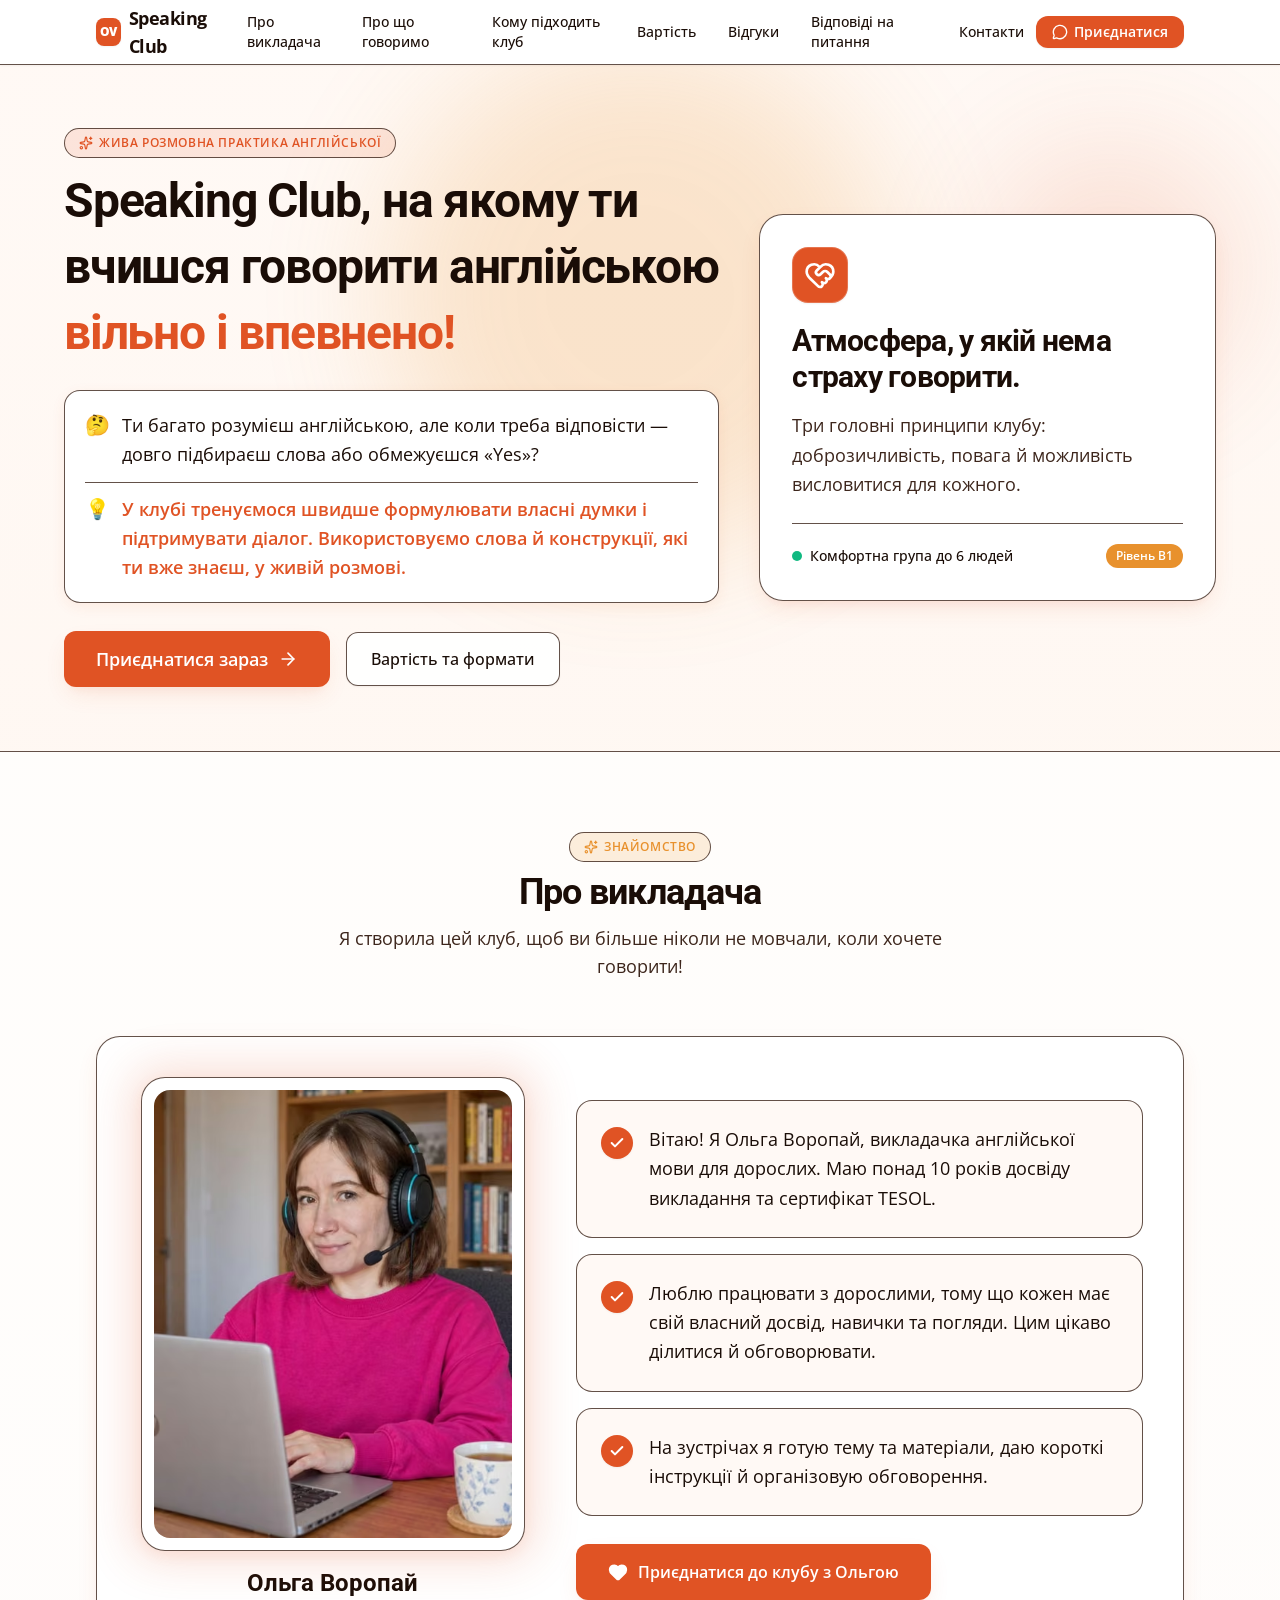
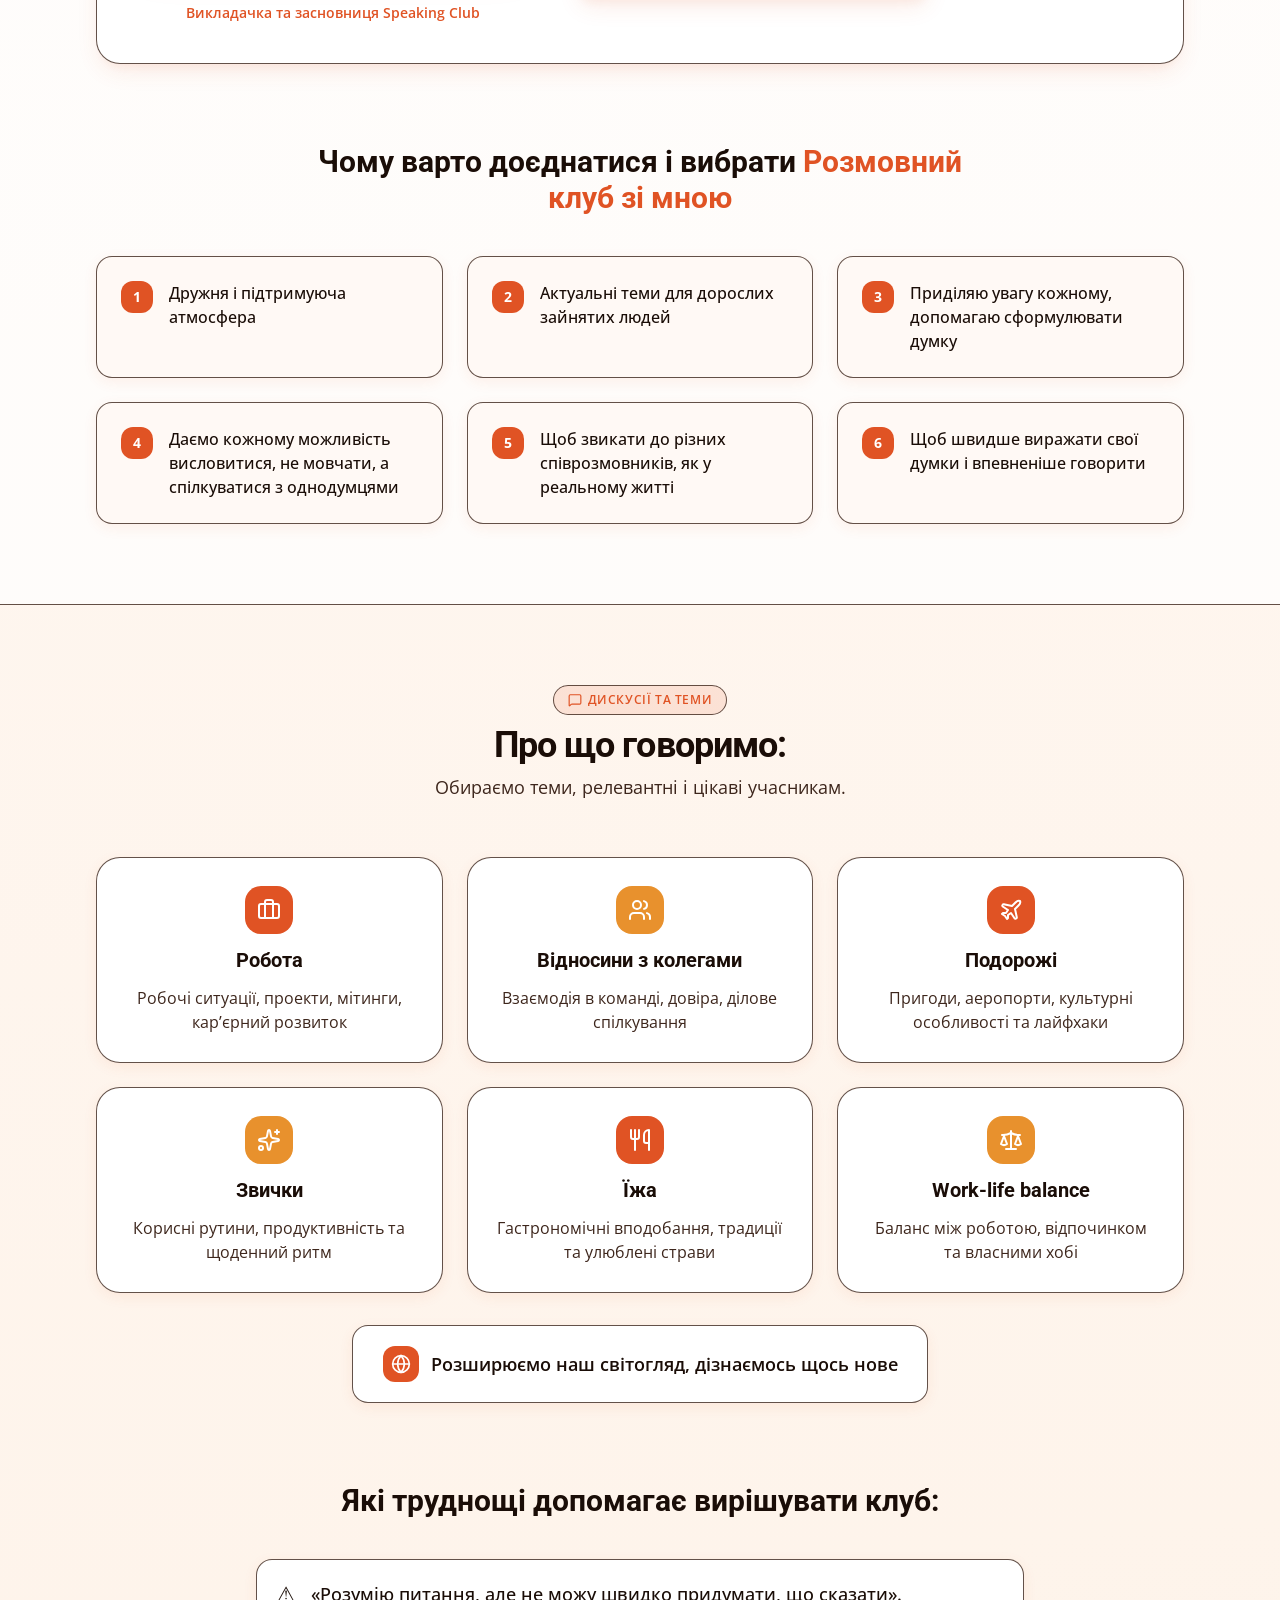
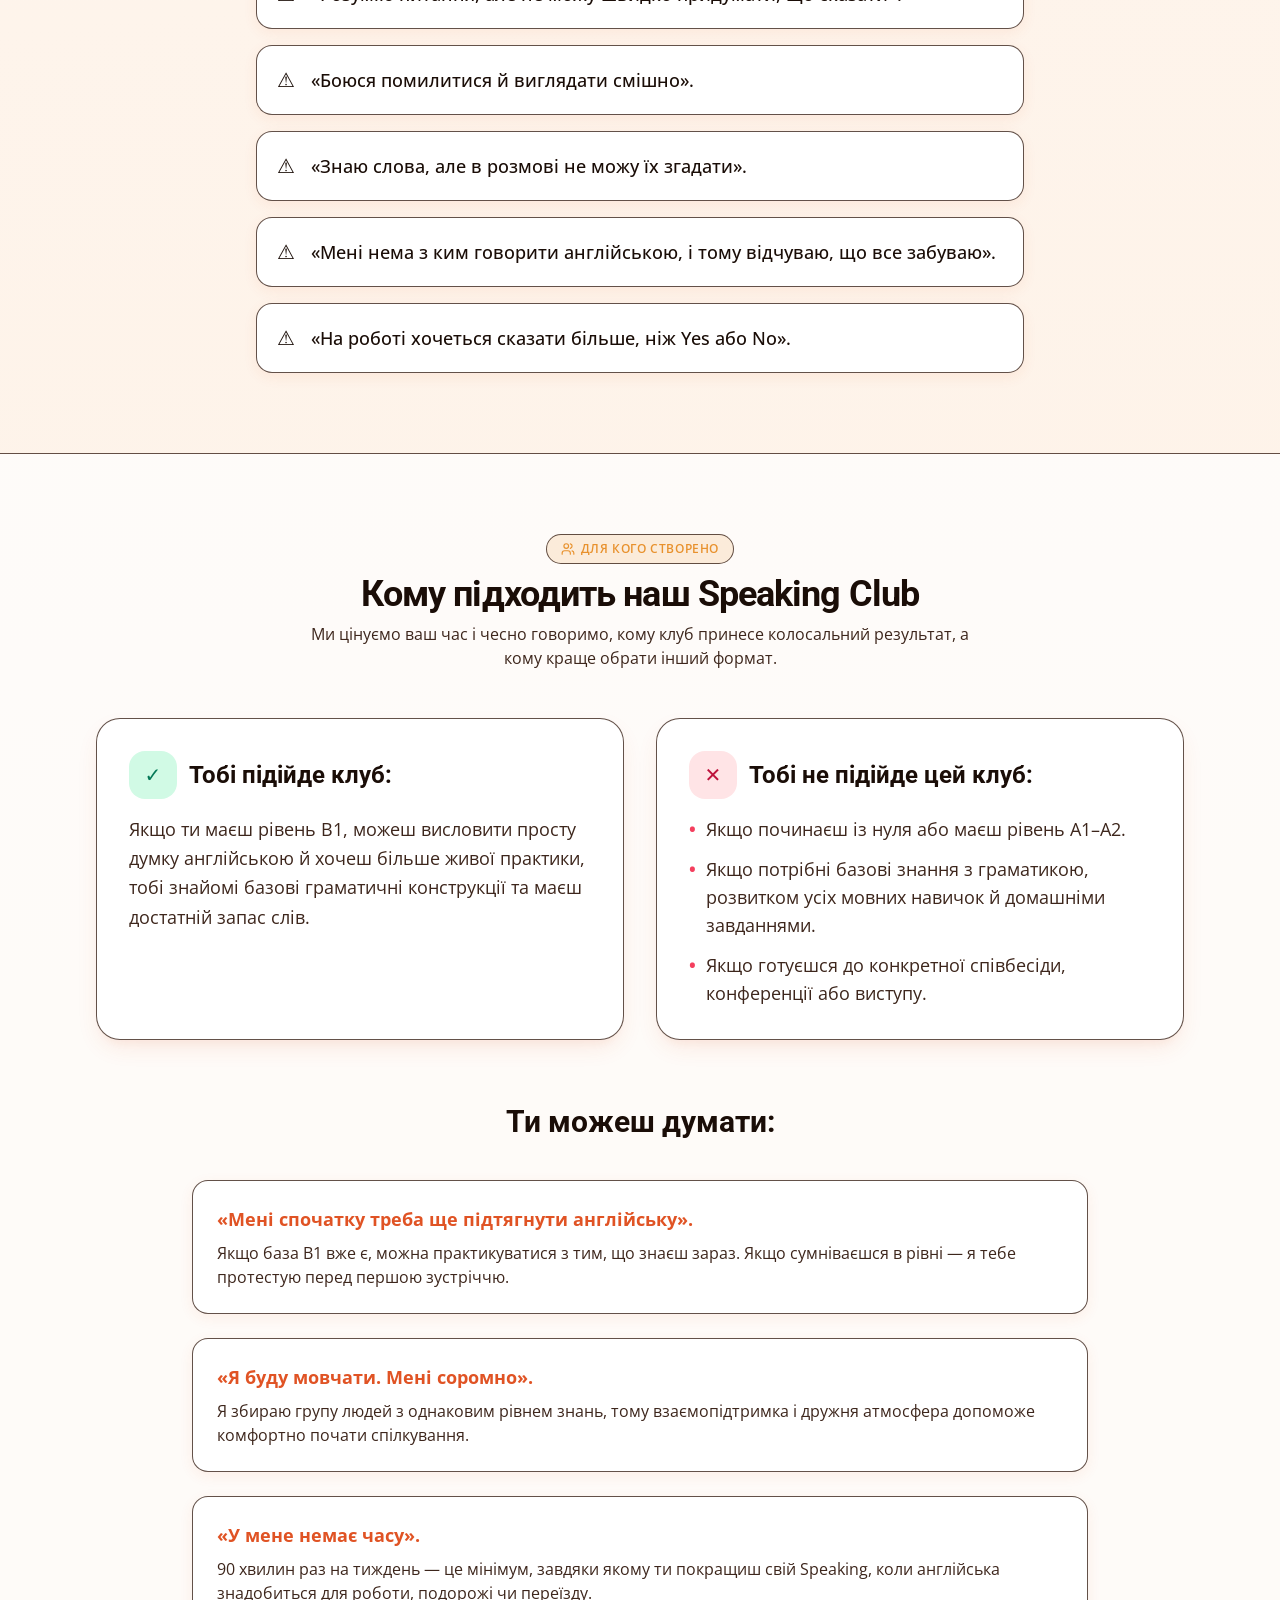
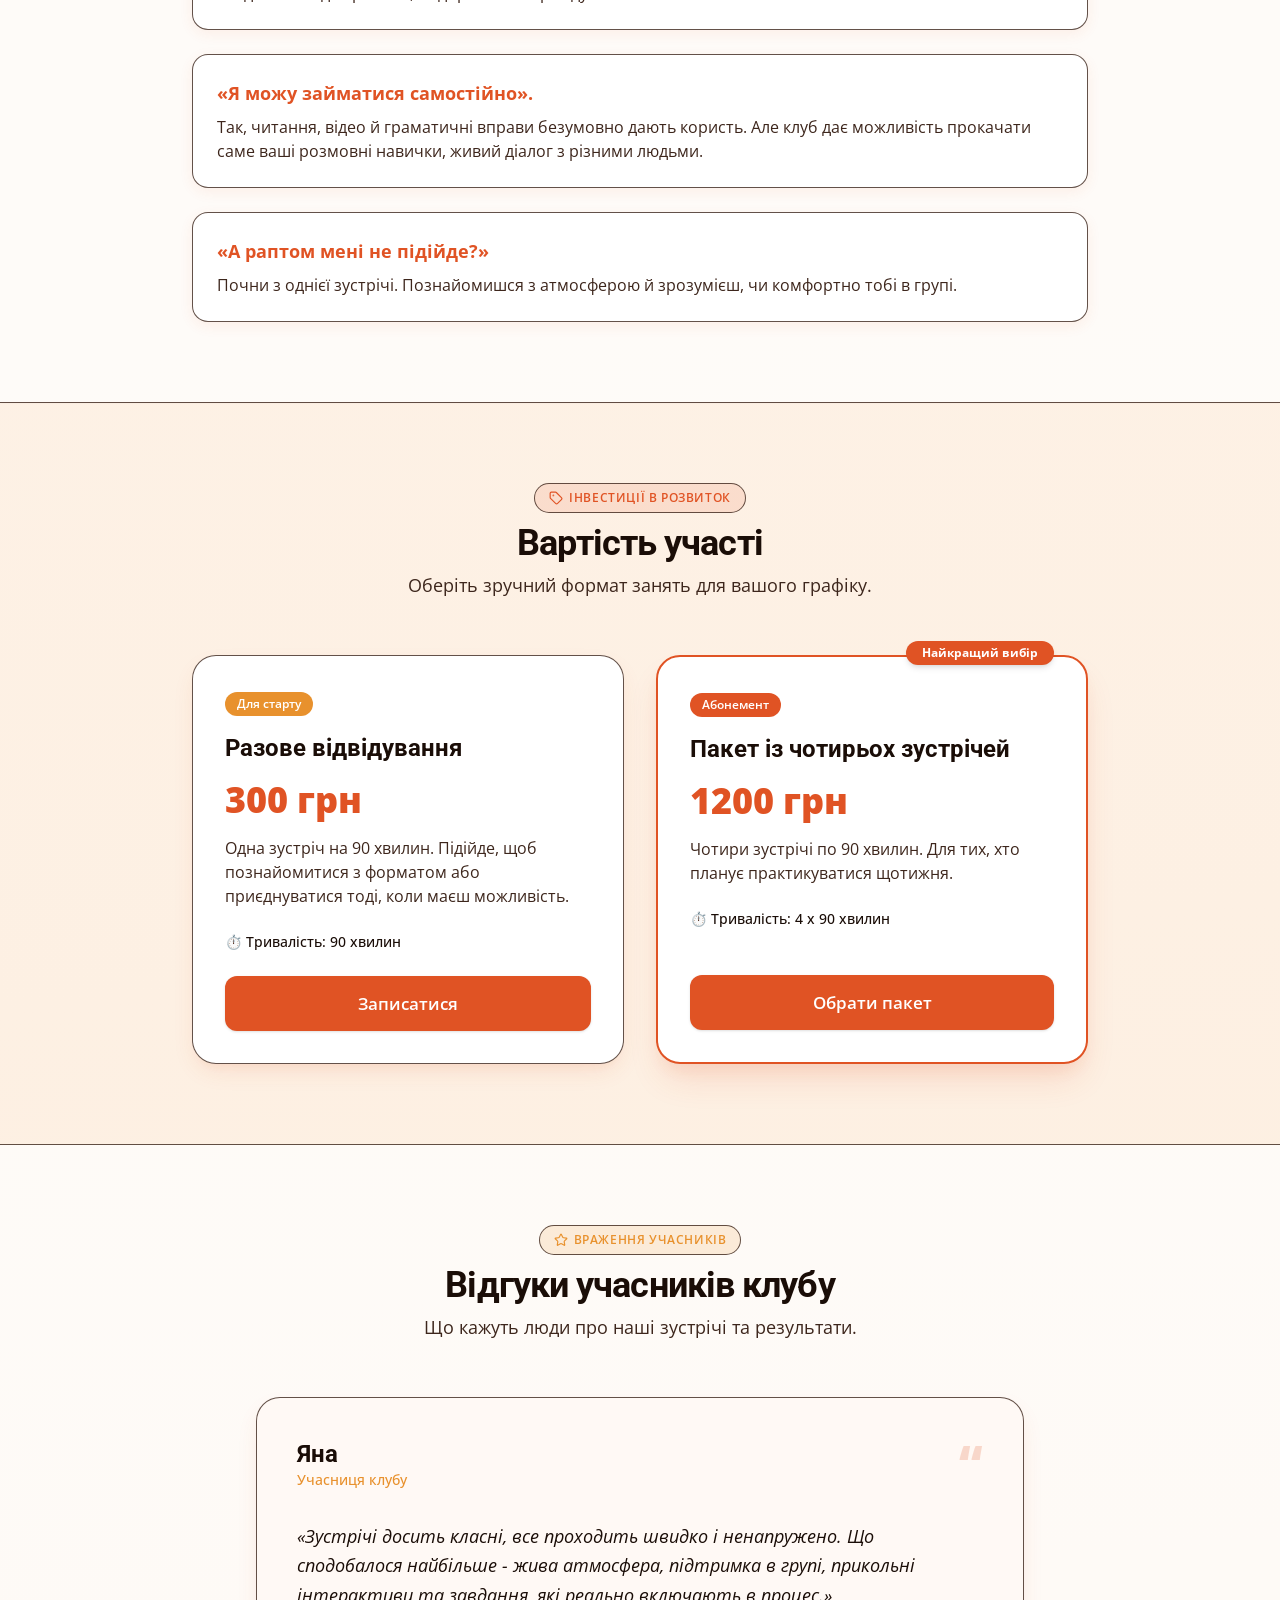
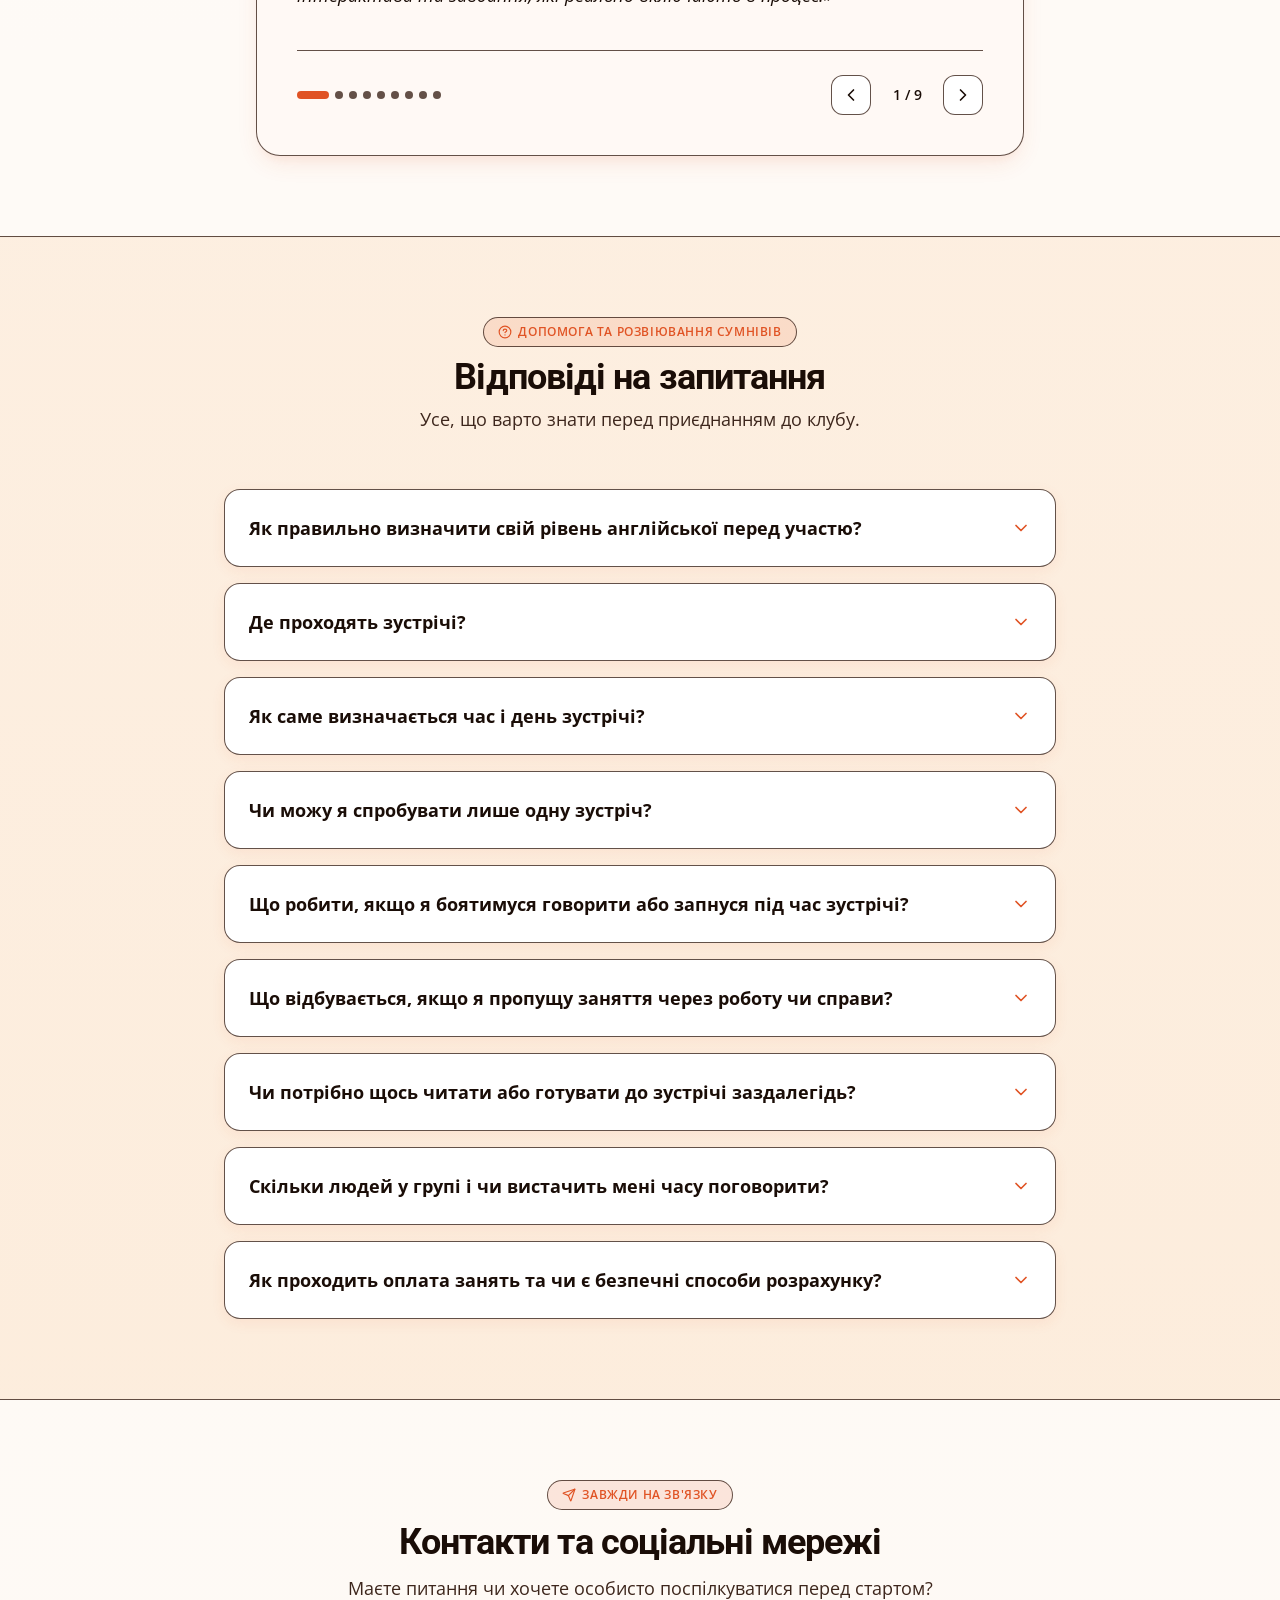
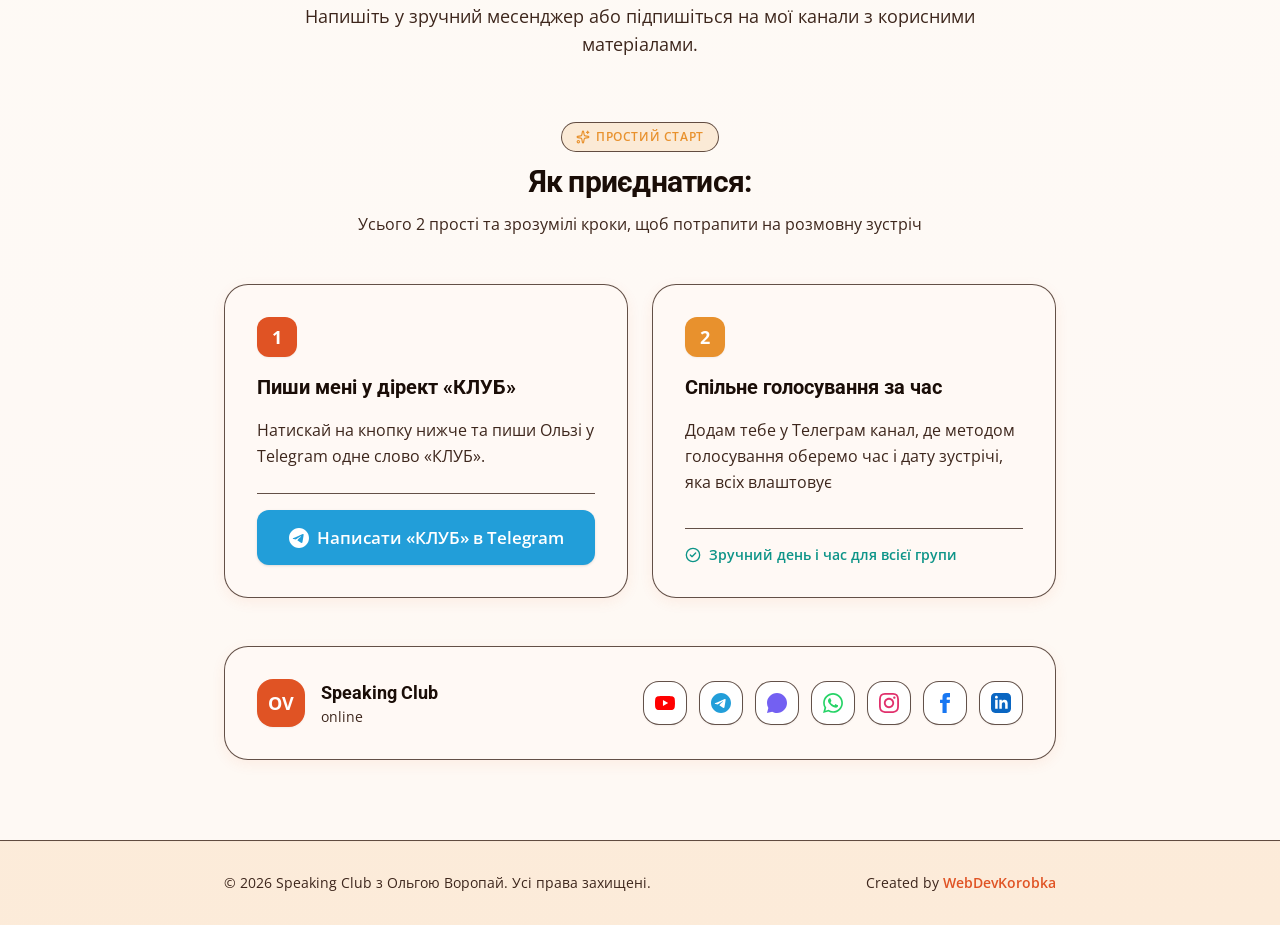
<file: index.html>
<!DOCTYPE html>
<html lang="uk">
<head>
  <meta charset="UTF-8">
  <meta name="viewport" content="width=device-width, initial-scale=1.0">

  <!-- Security -->
  <meta name="referrer" content="strict-origin-when-cross-origin">
  <meta http-equiv="Content-Security-Policy" content="default-src 'self'; script-src 'self'; style-src 'self' 'unsafe-inline'; img-src 'self' data:; font-src 'self'; connect-src 'self'; object-src 'none'; base-uri 'none'; form-action 'none'">

  <title>Speaking Club з Ольгою Воропай | Розмовний клуб англійської мови</title>
  <meta name="description" content="Презентація та запис на онлайн-зустрічі розмовного клубу англійської мови з Ольгою Воропай. Почніть вільно говорити англійською без страху помилок." />
  <link rel="canonical" href="https://konkor1.github.io/speaking-club/" />
  <meta name="google-site-verification" content="og0FbaqaYfORBMyAU4-AlGuUdy6FXJtv-N1V90Xn1Kc" />

  <!-- Open Graph -->
  <meta property="og:type" content="website" />
  <meta property="og:locale" content="uk_UA" />
  <meta property="og:site_name" content="Speaking Club з Ольгою Воропай" />
  <meta property="og:title" content="Speaking Club з Ольгою Воропай | Розмовний клуб англійської мови" />
  <meta property="og:description" content="Презентація та запис на онлайн-зустрічі розмовного клубу англійської мови з Ольгою Воропай. Почніть вільно говорити англійською без страху помилок." />
  <meta property="og:url" content="https://konkor1.github.io/speaking-club/" />
  <meta property="og:image" content="https://konkor1.github.io/speaking-club/assets/images/olga-960.jpg" />
  <meta property="og:image:width" content="960" />
  <meta property="og:image:height" content="1200" />
  <meta property="og:image:alt" content="Ольга Воропай — викладачка англійської мови" />

  <!-- Twitter Card -->
  <meta name="twitter:card" content="summary_large_image" />
  <meta name="twitter:title" content="Speaking Club з Ольгою Воропай | Розмовний клуб англійської мови" />
  <meta name="twitter:description" content="Презентація та запис на онлайн-зустрічі розмовного клубу англійської мови з Ольгою Воропай. Почніть вільно говорити англійською без страху помилок." />
  <meta name="twitter:image" content="https://konkor1.github.io/speaking-club/assets/images/olga-960.jpg" />

  <!-- Fonts (self-hosted) -->
  <link rel="preload" as="font" type="font/woff2" href="assets/fonts/opensans-normal-cyrillic.woff2" crossorigin>
  <link rel="stylesheet" href="css/fonts.css">

  <!-- Tailwind CSS v4 (self-hosted, pinned) -->
  <script src="vendor/tailwindcss-browser-4.3.5.js" defer></script>

  <!-- Custom CSS -->
  <link rel="stylesheet" href="css/style.css">

  <!-- Favicon -->
  <link rel="icon" type="image/svg+xml" href="favicon.svg">
  <link rel="icon" href="favicon.ico" sizes="any">
  <link rel="apple-touch-icon" href="apple-touch-icon.png">

  <!-- Structured data -->
  <script type="application/ld+json">
  {
    "@context": "https://schema.org",
    "@graph": [
      {
        "@type": "Person",
        "@id": "https://konkor1.github.io/speaking-club/#olga",
        "name": "Ольга Воропай",
        "jobTitle": "Викладачка англійської мови",
        "description": "Викладачка англійської мови для дорослих із понад 10 роками досвіду та сертифікатом TESOL.",
        "image": "https://konkor1.github.io/speaking-club/assets/images/olga-960.jpg",
        "url": "https://konkor1.github.io/speaking-club/",
        "sameAs": [
          "https://www.instagram.com/olgateacher_english/",
          "https://www.facebook.com/olga.boxy",
          "https://www.linkedin.com/in/olga-voropai-5a87a3241",
          "https://www.youtube.com/@olgavoropay9503"
        ]
      },
      {
        "@type": "EducationalOrganization",
        "@id": "https://konkor1.github.io/speaking-club/#organization",
        "name": "Speaking Club з Ольгою Воропай",
        "url": "https://konkor1.github.io/speaking-club/",
        "logo": "https://konkor1.github.io/speaking-club/apple-touch-icon.png",
        "image": "https://konkor1.github.io/speaking-club/assets/images/olga-960.jpg",
        "description": "Розмовний клуб англійської мови для дорослих: онлайн-зустрічі в групах із практикою живої розмови.",
        "founder": { "@id": "https://konkor1.github.io/speaking-club/#olga" },
        "contactPoint": {
          "@type": "ContactPoint",
          "contactType": "customer support",
          "telephone": "+380964184346",
          "availableLanguage": ["uk", "en"]
        },
        "sameAs": [
          "https://www.instagram.com/olgateacher_english/",
          "https://www.facebook.com/olga.boxy",
          "https://www.linkedin.com/in/olga-voropai-5a87a3241",
          "https://www.youtube.com/@olgavoropay9503"
        ]
      },
      {
        "@type": "WebSite",
        "@id": "https://konkor1.github.io/speaking-club/#website",
        "url": "https://konkor1.github.io/speaking-club/",
        "name": "Speaking Club з Ольгою Воропай",
        "inLanguage": "uk-UA",
        "publisher": { "@id": "https://konkor1.github.io/speaking-club/#organization" }
      },
      {
        "@type": "Course",
        "@id": "https://konkor1.github.io/speaking-club/#course",
        "name": "Розмовний клуб англійської мови Speaking Club",
        "description": "Онлайн-зустрічі розмовного клубу англійської мови для дорослих: жива практика в групах 6-10 учасників, 90 хвилин раз на тиждень.",
        "inLanguage": "en",
        "provider": { "@id": "https://konkor1.github.io/speaking-club/#organization" },
        "offers": [
          {
            "@type": "Offer",
            "name": "Разове відвідування",
            "price": "300",
            "priceCurrency": "UAH"
          },
          {
            "@type": "Offer",
            "name": "Пакет із 4 зустрічей",
            "price": "1200",
            "priceCurrency": "UAH"
          }
        ]
      },
      {
        "@type": "FAQPage",
        "@id": "https://konkor1.github.io/speaking-club/#faq",
        "mainEntity": [
          {
            "@type": "Question",
            "name": "Як правильно визначити свій рівень англійської перед участю?",
            "acceptedAnswer": {
              "@type": "Answer",
              "text": "Не хвилюйся! Напиши Ользі в директ: вона проведе коротку дружню бесіду на 5-10 хвилин перед першою зустріччю, щоб підтвердити, що тобі буде комфортно в групі."
            }
          },
          {
            "@type": "Question",
            "name": "Де проходять зустрічі?",
            "acceptedAnswer": {
              "@type": "Answer",
              "text": "Зустрічі проходять онлайн у Zoom. Тривалість кожної зустрічі 90 хвилин у теплій атмосфері з камерами."
            }
          },
          {
            "@type": "Question",
            "name": "Як саме визначається час і день зустрічі?",
            "acceptedAnswer": {
              "@type": "Answer",
              "text": "Після того як ти напишеш «КЛУБ» у Телеграм, Ольга додасть тебе в закритий канал, де методом спільного голосування обирається найзручніший слот для всіх учасників."
            }
          },
          {
            "@type": "Question",
            "name": "Чи можу я спробувати лише одну зустріч?",
            "acceptedAnswer": {
              "@type": "Answer",
              "text": "Звісно! Для цього передбачено разове відвідування за 300 грн. Ти познайомишся з групою та форматом, а далі вирішиш щодо щотижневої участі."
            }
          },
          {
            "@type": "Question",
            "name": "Що робити, якщо я боятимуся говорити або запнуся під час зустрічі?",
            "acceptedAnswer": {
              "@type": "Answer",
              "text": "Напиши Ользі в Telegram («КЛУБ»). Вона поставить кілька легких запитань та допоможе обрати ідеальну за темпом та рівнем групу, де тобі буде комфортно."
            }
          },
          {
            "@type": "Question",
            "name": "Що відбувається, якщо я пропущу заняття через роботу чи справи?",
            "acceptedAnswer": {
              "@type": "Answer",
              "text": "Ми розуміємо насичений графік дорослих. Якщо ти попередиш викладача щонайменше за 12 годин до початку, твоє заняття не згорає: можна відпрацювати його в іншій групі того самого рівня протягом дії абонемента."
            }
          },
          {
            "@type": "Question",
            "name": "Чи потрібно щось читати або готувати до зустрічі заздалегідь?",
            "acceptedAnswer": {
              "@type": "Answer",
              "text": "До розмовного клубу не треба ніякої підготовки, усі матеріали готую я. Працюємо з ними під час зустрічі. Тобі не потрібно заздалегідь читати тексти, дивитися відео, готувати виступ або вчити список слів, домашнього завдання немає. Головне приходити й практикуватися!"
            }
          },
          {
            "@type": "Question",
            "name": "Скільки людей у групі і чи вистачить мені часу поговорити?",
            "acceptedAnswer": {
              "@type": "Answer",
              "text": "Зустрічаємося раз на тиждень на 90 хвилин у групах від 6-8 (максимум 10) учасників. Спілкуємося в парах і невеликих групах у сесійних залах Zoom, так у кожного є можливість висловитися, поставити запитання й відповісти на питання співрозмовника. 90 хвилин, щоб мати достатньо часу висловити свою думку і послухати інших."
            }
          },
          {
            "@type": "Question",
            "name": "Як проходить оплата занять та чи є безпечні способи розрахунку?",
            "acceptedAnswer": {
              "@type": "Answer",
              "text": "Оплата здійснюється офіційно на розрахунковий рахунок ФОП (IBAN або карткою онлайн). Ти отримуєш чек та підтвердження. Доступні разове відвідування (300 грн) та пакет із чотирьох зустрічей (1200 грн)."
            }
          }
        ]
      }
    ]
  }
  </script>
</head>
<body class="antialiased">

  <!-- =========================================================================
       STICKY NAVBAR
       ========================================================================= -->
  <nav 
    aria-label="Головна навігація сайту"
    class="fixed top-0 left-0 right-0 w-full border-b shadow-xs transition-colors bg-surface z-[9999]"
    style="border-color: var(--color-border);"
  >
    <div class="max-w-6xl mx-auto px-4 sm:px-6 lg:px-8">
      <div class="flex items-center justify-between h-14 sm:h-16">
        <!-- Brand Logo -->
        <a
          href="#"
          class="flex items-center gap-2 font-bold text-base sm:text-lg tracking-tight hover:opacity-90 transition-opacity cursor-pointer"
          style="color: var(--color-text-main);"
        >
          <span 
            class="w-7 h-7 rounded-lg flex items-center justify-center text-on-primary font-black text-xs shadow-xs"
            style="background-color: var(--color-primary);"
          >
            OV
          </span>
          <span class="hidden sm:inline">Speaking Club</span>
        </a>

        <!-- Desktop Navigation Links -->
        <div class="hidden lg:flex items-center justify-center gap-1 xl:gap-2">
          <a href="#teacher" class="px-2.5 xl:px-3 py-1.5 rounded-lg text-sm font-medium transition-colors hover-overlay" style="color: var(--color-text-main);">Про викладача</a>
          <a href="#topics" class="px-2.5 xl:px-3 py-1.5 rounded-lg text-sm font-medium transition-colors hover-overlay" style="color: var(--color-text-main);">Про що говоримо</a>
          <a href="#audience" class="px-2.5 xl:px-3 py-1.5 rounded-lg text-sm font-medium transition-colors hover-overlay" style="color: var(--color-text-main);">Кому підходить клуб</a>
          <a href="#pricing" class="px-2.5 xl:px-3 py-1.5 rounded-lg text-sm font-medium transition-colors hover-overlay" style="color: var(--color-text-main);">Вартість</a>
          <a href="#reviews" class="px-2.5 xl:px-3 py-1.5 rounded-lg text-sm font-medium transition-colors hover-overlay" style="color: var(--color-text-main);">Відгуки</a>
          <a href="#faq" class="px-2.5 xl:px-3 py-1.5 rounded-lg text-sm font-medium transition-colors hover-overlay" style="color: var(--color-text-main);">Відповіді на питання</a>
          <a href="#contacts" class="px-2.5 xl:px-3 py-1.5 rounded-lg text-sm font-medium transition-colors hover-overlay" style="color: var(--color-text-main);">Контакти</a>
        </div>

        <!-- Right Action Button -->
        <div class="hidden sm:flex items-center gap-2">
          <a
            href="#contacts"
            class="join-trigger flex items-center gap-1.5 px-4 py-1.5 rounded-xl text-xs sm:text-sm font-semibold text-on-primary shadow-xs hover:opacity-95 transition-all hover:scale-[1.02] active:scale-[0.98] cursor-pointer"
            style="background-color: var(--color-primary);"
          >
            <i data-lucide="message-circle" class="w-4 h-4"></i>
            <span>Приєднатися</span>
          </a>
        </div>

        <!-- Mobile & Tablet Menu Button -->
        <div class="flex lg:hidden items-center gap-2">
          <a
            href="#contacts"
            class="join-trigger sm:hidden flex items-center gap-1 px-3 py-1.5 rounded-lg text-xs font-semibold text-on-primary shadow-xs"
            style="background-color: var(--color-primary);"
          >
            <span>Дірект</span>
          </a>

          <button
            id="mobile-menu-btn"
            type="button"
            class="p-2 rounded-xl text-icon-muted hover-overlay transition-colors cursor-pointer"
            aria-label="Відкрити меню"
          >
            <i data-lucide="menu" class="w-6 h-6" style="color: var(--color-text-main);"></i>
          </button>
        </div>
      </div>
    </div>

    <!-- Mobile Navigation Drawer -->
    <div id="mobile-menu" class="hidden lg:hidden border-t bg-surface px-4 pt-3 pb-6 shadow-xl" style="border-color: var(--color-border);">
      <div class="flex items-center justify-between mb-4">
        <span class="font-bold text-sm uppercase tracking-wider" style="color: var(--color-primary);">Меню сайту</span>
        <button id="mobile-menu-close" class="p-1 rounded-lg hover-overlay cursor-pointer">
          <i data-lucide="x" class="w-5 h-5"></i>
        </button>
      </div>
      <div class="flex flex-col gap-1.5">
        <a href="#teacher" class="px-3 py-2.5 rounded-xl text-base font-medium transition-colors hover-overlay" style="color: var(--color-text-main);">Про викладача</a>
        <a href="#topics" class="px-3 py-2.5 rounded-xl text-base font-medium transition-colors hover-overlay" style="color: var(--color-text-main);">Про що говоримо</a>
        <a href="#audience" class="px-3 py-2.5 rounded-xl text-base font-medium transition-colors hover-overlay" style="color: var(--color-text-main);">Кому підходить клуб</a>
        <a href="#pricing" class="px-3 py-2.5 rounded-xl text-base font-medium transition-colors hover-overlay" style="color: var(--color-text-main);">Вартість</a>
        <a href="#reviews" class="px-3 py-2.5 rounded-xl text-base font-medium transition-colors hover-overlay" style="color: var(--color-text-main);">Відгуки</a>
        <a href="#faq" class="px-3 py-2.5 rounded-xl text-base font-medium transition-colors hover-overlay" style="color: var(--color-text-main);">Відповіді на питання</a>
        <a href="#contacts" class="px-3 py-2.5 rounded-xl text-base font-medium transition-colors hover-overlay" style="color: var(--color-text-main);">Контакти</a>
        <div class="pt-3 mt-2 border-t" style="border-color: var(--color-border);">
          <a
            href="https://t.me/Olga_Boxy"
            target="_blank"
            rel="noopener noreferrer"
            class="w-full flex items-center justify-center gap-2 py-3 rounded-xl font-semibold text-on-primary shadow-md text-center"
            style="background-color: var(--color-primary);"
          >
            <i data-lucide="message-circle" class="w-5 h-5"></i>
            <span>Написати у Telegram (@Olga_Boxy)</span>
          </a>
        </div>
      </div>
    </div>
  </nav>

  <!-- =========================================================================
       HEADER / HERO SECTION
       ========================================================================= -->
  <header class="relative pt-24 sm:pt-28 pb-12 md:pt-32 md:pb-16 px-4 sm:px-6 lg:px-8 overflow-hidden">
    <div 
      class="absolute top-10 left-1/2 -translate-x-1/2 w-80 sm:w-[32rem] h-80 sm:h-[32rem] rounded-full blur-3xl opacity-20 pointer-events-none"
      style="background-color: var(--color-secondary);"
    ></div>
    <div 
      class="absolute top-36 right-10 w-64 h-64 rounded-full blur-3xl opacity-15 pointer-events-none"
      style="background-color: var(--color-primary);"
    ></div>

    <div class="max-w-6xl mx-auto relative z-10">
      <div class="grid grid-cols-1 lg:grid-cols-12 gap-8 lg:gap-10 items-center">
        <!-- Left Column -->
        <div class="lg:col-span-7 text-center lg:text-left space-y-5">
          <div 
            class="inline-flex items-center gap-1.5 px-3.5 py-1.5 rounded-full text-xs font-semibold uppercase tracking-wider mb-2.5 border border-[var(--color-border)]"
            style="background-color: var(--color-primary-soft); color: var(--color-primary);"
          >
            <i data-lucide="sparkles" class="w-3.5 h-3.5"></i>
            <span>Жива розмовна практика англійської</span>
          </div>

          <h1 
            class="text-3xl sm:text-4xl md:text-5xl font-bold tracking-tight leading-snug"
            style="color: var(--color-text-main);"
          >
            Speaking Club, на якому ти вчишся говорити англійською
            <span style="color: var(--color-primary);">вільно і впевнено!</span>
          </h1>

          <div class="space-y-3 pt-1">
            <div 
              class="p-5 rounded-2xl border text-left space-y-3 backdrop-blur-md shadow-warm-sm"
              style="background-color: var(--color-surface); border-color: var(--color-border);"
            >
              <div class="flex items-start gap-3">
                <span class="text-xl shrink-0">🤔</span>
                <p class="text-base sm:text-lg font-normal leading-relaxed" style="color: var(--color-text-main);">
                  Ти багато розумієш англійською, але коли треба відповісти — довго підбираєш слова або обмежуєшся «Yes»?
                </p>
              </div>

              <div class="flex items-start gap-3 pt-3 border-t" style="border-color: var(--color-border);">
                <span class="text-xl shrink-0">💡</span>
                <p class="text-base sm:text-lg font-semibold leading-relaxed" style="color: var(--color-primary);">
                  У клубі тренуємося швидше формулювати власні думки і підтримувати діалог. Використовуємо слова й конструкції, які ти вже знаєш, у живій розмові.
                </p>
              </div>
            </div>
          </div>

          <div class="flex flex-col sm:flex-row items-center justify-center lg:justify-start gap-4 pt-2">
            <button
              type="button"
              class="join-trigger w-full sm:w-auto px-8 py-3.5 rounded-xl font-semibold text-base sm:text-lg text-on-primary shadow-warm-md flex items-center justify-center gap-2.5 transition-all duration-300 transform hover:-translate-y-0.5 cursor-pointer"
              style="background-color: var(--color-primary);"
            >
              <span>Приєднатися зараз</span>
              <i data-lucide="arrow-right" class="w-5 h-5"></i>
            </button>

            <a
              href="#pricing"
              class="w-full sm:w-auto px-6 py-3.5 rounded-xl font-medium text-base border transition-all duration-300 hover-bg-surface text-center shadow-xs"
              style="border-color: var(--color-border); background-color: var(--color-surface-glass-strong); color: var(--color-text-main);"
            >
              Вартість та формати
            </a>
          </div>
        </div>

        <!-- Right Column: Atmosphere -->
        <div class="lg:col-span-5 relative">
          <div 
            class="rounded-3xl p-6 sm:p-8 shadow-warm-md border relative overflow-hidden backdrop-blur-sm"
            style="background-color: var(--color-surface); border-color: var(--color-border);"
          >
            <div 
              class="w-14 h-14 rounded-2xl flex items-center justify-center text-on-primary mb-5 shadow-xs border border-on-primary"
              style="background-color: var(--color-primary);"
            >
              <i data-lucide="heart-handshake" class="w-8 h-8 stroke-[2]"></i>
            </div>

            <h3 
              class="text-2xl sm:text-3xl font-bold tracking-tight mb-3"
              style="color: var(--color-text-main);"
            >
              Атмосфера, у якій нема страху говорити.
            </h3>

            <p 
              class="text-base sm:text-lg font-normal leading-relaxed pt-1"
              style="color: var(--color-text-muted);"
            >
              Три головні принципи клубу: доброзичливість, повага й можливість висловитися для кожного.
            </p>

            <div 
              class="mt-6 pt-5 border-t flex items-center justify-between text-sm"
              style="border-color: var(--color-border);"
            >
              <div class="flex items-center gap-2 font-medium" style="color: var(--color-text-main);">
                <span class="w-2.5 h-2.5 rounded-full bg-success-dot"></span>
                <span>Комфортна група до 6 людей</span>
              </div>
              <span 
                class="text-xs font-semibold px-2.5 py-1 rounded-full text-on-primary"
                style="background-color: var(--color-secondary);"
              >
                Рівень B1
              </span>
            </div>
          </div>
        </div>
      </div>
    </div>
  </header>

  <hr class="w-full border-t border-[var(--color-border)] m-0">

  <main class="flex-1 space-y-0">

    <!-- =========================================================================
         БЛОК 1: Про викладача (id="teacher")
         ========================================================================= -->
    <section 
      id="teacher" 
      class="py-14 sm:py-20 scroll-mt-14 transition-colors"
      style="background-color: var(--color-surface-glass);"
    >
      <div class="max-w-6xl mx-auto px-4 sm:px-6 lg:px-8">
        <div class="text-center max-w-2xl mx-auto mb-10 sm:mb-14 space-y-3">
          <div 
            class="inline-flex items-center gap-1.5 px-3.5 py-1.5 rounded-full text-xs font-semibold uppercase tracking-wider mb-2.5 border border-[var(--color-border)]"
            style="background-color: var(--color-secondary-soft); color: var(--color-secondary);"
          >
            <i data-lucide="sparkles" class="w-3.5 h-3.5"></i>
            <span>Знайомство</span>
          </div>
          <h2 class="text-3xl sm:text-4xl font-bold tracking-tight" style="color: var(--color-text-main);">
            Про викладача
          </h2>
          <p class="text-base sm:text-lg font-normal" style="color: var(--color-text-muted);">
            Я створила цей клуб, щоб ви більше ніколи не мовчали, коли хочете говорити!
          </p>
        </div>

        <!-- Main Wrapper Card -->
        <div 
          class="p-6 sm:p-10 rounded-3xl border shadow-warm-md bg-surface grid grid-cols-1 lg:grid-cols-12 gap-8 lg:gap-12 items-center"
          style="border-color: var(--color-border);"
        >
          <!-- Left Column: Photo & Name -->
          <div class="lg:col-span-5 flex flex-col items-center">
            <div class="relative w-full max-w-sm mb-4">
              <div 
                class="absolute -inset-2 rounded-3xl blur-xl opacity-20"
                style="background-color: var(--color-primary);"
              ></div>
              <div 
                class="relative rounded-3xl p-3 border shadow-warm-sm bg-surface overflow-hidden"
                style="border-color: var(--color-border);"
              >
                <picture>
                  <source
                    type="image/avif"
                    srcset="assets/images/olga-480.avif 480w, assets/images/olga-768.avif 768w, assets/images/olga-960.avif 960w"
                    sizes="(max-width: 430px) 100vw, 384px"
                  />
                  <source
                    type="image/webp"
                    srcset="assets/images/olga-480.webp 480w, assets/images/olga-768.webp 768w, assets/images/olga-960.webp 960w"
                    sizes="(max-width: 430px) 100vw, 384px"
                  />
                  <img
                    src="assets/images/olga-960.jpg"
                    width="960"
                    height="1200"
                    alt="Ольга Воропай - викладачка англійської"
                    class="w-full h-auto rounded-2xl object-cover aspect-[4/5]"
                    loading="lazy"
                    decoding="async"
                  />
                </picture>
              </div>
            </div>
            <div class="text-center space-y-1">
              <h3 class="text-2xl font-bold" style="color: var(--color-text-main);">Ольга Воропай</h3>
              <p class="text-sm font-semibold" style="color: var(--color-primary);">Викладачка та засновниця Speaking Club</p>
            </div>
          </div>

          <!-- Right Column: 3 Cards + CTA Button -->
          <div class="lg:col-span-7 space-y-4">
            <!-- Card 1 -->
            <div 
              class="p-5 sm:p-6 rounded-2xl border flex items-start gap-4 transition-all hover:shadow-warm-sm"
              style="background-color: var(--color-bg-start); border-color: var(--color-border);"
            >
              <div 
                class="w-8 h-8 rounded-full flex items-center justify-center text-on-primary shrink-0 mt-0.5 shadow-xs"
                style="background-color: var(--color-primary);"
              >
                <i data-lucide="check" class="w-4 h-4 stroke-[3]"></i>
              </div>
              <p class="text-base sm:text-lg font-normal leading-relaxed" style="color: var(--color-text-main);">
                Вітаю! Я Ольга Воропай, викладачка англійської мови для дорослих. Маю понад 10 років досвіду викладання та сертифікат TESOL.
              </p>
            </div>

            <!-- Card 2 -->
            <div 
              class="p-5 sm:p-6 rounded-2xl border flex items-start gap-4 transition-all hover:shadow-warm-sm"
              style="background-color: var(--color-bg-start); border-color: var(--color-border);"
            >
              <div 
                class="w-8 h-8 rounded-full flex items-center justify-center text-on-primary shrink-0 mt-0.5 shadow-xs"
                style="background-color: var(--color-primary);"
              >
                <i data-lucide="check" class="w-4 h-4 stroke-[3]"></i>
              </div>
              <p class="text-base sm:text-lg font-normal leading-relaxed" style="color: var(--color-text-main);">
                Люблю працювати з дорослими, тому що кожен має свій власний досвід, навички та погляди. Цим цікаво ділитися й обговорювати.
              </p>
            </div>

            <!-- Card 3 -->
            <div 
              class="p-5 sm:p-6 rounded-2xl border flex items-start gap-4 transition-all hover:shadow-warm-sm"
              style="background-color: var(--color-bg-start); border-color: var(--color-border);"
            >
              <div 
                class="w-8 h-8 rounded-full flex items-center justify-center text-on-primary shrink-0 mt-0.5 shadow-xs"
                style="background-color: var(--color-primary);"
              >
                <i data-lucide="check" class="w-4 h-4 stroke-[3]"></i>
              </div>
              <p class="text-base sm:text-lg font-normal leading-relaxed" style="color: var(--color-text-main);">
                На зустрічах я готую тему та матеріали, даю короткі інструкції й організовую обговорення.
              </p>
            </div>

            <!-- CTA Button -->
            <div class="pt-3">
              <button
                type="button"
                class="join-trigger w-full sm:w-auto px-8 py-4 rounded-xl font-semibold text-base text-on-primary shadow-warm-md flex items-center justify-center gap-2.5 cursor-pointer transition-all hover:scale-[1.02]"
                style="background-color: var(--color-primary);"
              >
                <i data-lucide="heart" class="w-5 h-5 fill-current"></i>
                <span>Приєднатися до клубу з Ольгою</span>
              </button>
            </div>
          </div>
        </div>

        <!-- Підблок "Чому варто доєднатися" -->
        <div class="mt-16 sm:mt-20">
          <div class="text-center max-w-2xl mx-auto mb-10">
            <h3 class="text-2xl sm:text-3xl font-bold" style="color: var(--color-text-main);">
              Чому варто доєднатися і вибрати <span style="color: var(--color-primary);">Розмовний клуб зі мною</span>
            </h3>
          </div>

          <div class="grid grid-cols-1 md:grid-cols-2 lg:grid-cols-3 gap-6">
            <div class="p-6 rounded-2xl border shadow-warm-sm flex items-start gap-4" style="background-color: var(--color-bg-start); border-color: var(--color-border);">
              <span class="w-8 h-8 rounded-xl flex items-center justify-center text-on-primary font-bold shrink-0 text-sm" style="background-color: var(--color-primary);">1</span>
              <p class="text-base font-medium" style="color: var(--color-text-main);">Дружня і підтримуюча атмосфера</p>
            </div>
            <div class="p-6 rounded-2xl border shadow-warm-sm flex items-start gap-4" style="background-color: var(--color-bg-start); border-color: var(--color-border);">
              <span class="w-8 h-8 rounded-xl flex items-center justify-center text-on-primary font-bold shrink-0 text-sm" style="background-color: var(--color-primary);">2</span>
              <p class="text-base font-medium" style="color: var(--color-text-main);">Актуальні теми для дорослих зайнятих людей</p>
            </div>
            <div class="p-6 rounded-2xl border shadow-warm-sm flex items-start gap-4" style="background-color: var(--color-bg-start); border-color: var(--color-border);">
              <span class="w-8 h-8 rounded-xl flex items-center justify-center text-on-primary font-bold shrink-0 text-sm" style="background-color: var(--color-primary);">3</span>
              <p class="text-base font-medium" style="color: var(--color-text-main);">Приділяю увагу кожному, допомагаю сформулювати думку</p>
            </div>
            <div class="p-6 rounded-2xl border shadow-warm-sm flex items-start gap-4" style="background-color: var(--color-bg-start); border-color: var(--color-border);">
              <span class="w-8 h-8 rounded-xl flex items-center justify-center text-on-primary font-bold shrink-0 text-sm" style="background-color: var(--color-primary);">4</span>
              <p class="text-base font-medium" style="color: var(--color-text-main);">Даємо кожному можливість висловитися, не мовчати, а спілкуватися з однодумцями</p>
            </div>
            <div class="p-6 rounded-2xl border shadow-warm-sm flex items-start gap-4" style="background-color: var(--color-bg-start); border-color: var(--color-border);">
              <span class="w-8 h-8 rounded-xl flex items-center justify-center text-on-primary font-bold shrink-0 text-sm" style="background-color: var(--color-primary);">5</span>
              <p class="text-base font-medium" style="color: var(--color-text-main);">Щоб звикати до різних співрозмовників, як у реальному житті</p>
            </div>
            <div class="p-6 rounded-2xl border shadow-warm-sm flex items-start gap-4" style="background-color: var(--color-bg-start); border-color: var(--color-border);">
              <span class="w-8 h-8 rounded-xl flex items-center justify-center text-on-primary font-bold shrink-0 text-sm" style="background-color: var(--color-primary);">6</span>
              <p class="text-base font-medium" style="color: var(--color-text-main);">Щоб швидше виражати свої думки і впевненіше говорити</p>
            </div>
          </div>
        </div>

      </div>
    </section>

    <hr class="w-full border-t border-[var(--color-border)] m-0">

    <!-- =========================================================================
         БЛОК 2: Про що говоримо (id="topics")
         ========================================================================= -->
    <section 
      id="topics" 
      class="py-14 sm:py-20 bg-transparent scroll-mt-14 transition-colors"
    >
      <div class="max-w-6xl mx-auto px-4 sm:px-6 lg:px-8">
        <div class="text-center max-w-2xl mx-auto mb-10 sm:mb-14">
          <div 
            class="inline-flex items-center gap-1.5 px-3.5 py-1.5 rounded-full text-xs font-semibold uppercase tracking-wider mb-2.5 border border-[var(--color-border)]"
            style="background-color: var(--color-primary-soft); color: var(--color-primary);"
          >
            <i data-lucide="message-square" class="w-3.5 h-3.5"></i>
            <span>Дискусії та теми</span>
          </div>
          <h2 class="text-3xl sm:text-4xl font-bold tracking-tight" style="color: var(--color-text-main);">
            Про що говоримо:
          </h2>
          <p class="mt-2 text-base sm:text-lg" style="color: var(--color-text-muted);">
            Обираємо теми, релевантні і цікаві учасникам.
          </p>
        </div>

        <!-- Themes Grid -->
        <div class="grid grid-cols-1 md:grid-cols-2 lg:grid-cols-3 gap-6">
          <div class="p-6 sm:p-7 rounded-3xl border shadow-warm-sm bg-surface space-y-3 text-center flex flex-col items-center" style="border-color: var(--color-border);">
            <div class="w-12 h-12 rounded-2xl flex items-center justify-center text-on-primary mx-auto" style="background-color: var(--color-primary);">
              <i data-lucide="briefcase" class="w-6 h-6"></i>
            </div>
            <h3 class="text-xl font-bold" style="color: var(--color-text-main);">Робота</h3>
            <p class="text-base" style="color: var(--color-text-muted);">Робочі ситуації, проекти, мітинги, кар’єрний розвиток</p>
          </div>

          <div class="p-6 sm:p-7 rounded-3xl border shadow-warm-sm bg-surface space-y-3 text-center flex flex-col items-center" style="border-color: var(--color-border);">
            <div class="w-12 h-12 rounded-2xl flex items-center justify-center text-on-primary mx-auto" style="background-color: var(--color-secondary);">
              <i data-lucide="users" class="w-6 h-6"></i>
            </div>
            <h3 class="text-xl font-bold" style="color: var(--color-text-main);">Відносини з колегами</h3>
            <p class="text-base" style="color: var(--color-text-muted);">Взаємодія в команді, довіра, ділове спілкування</p>
          </div>

          <div class="p-6 sm:p-7 rounded-3xl border shadow-warm-sm bg-surface space-y-3 text-center flex flex-col items-center" style="border-color: var(--color-border);">
            <div class="w-12 h-12 rounded-2xl flex items-center justify-center text-on-primary mx-auto" style="background-color: var(--color-primary);">
              <i data-lucide="plane" class="w-6 h-6"></i>
            </div>
            <h3 class="text-xl font-bold" style="color: var(--color-text-main);">Подорожі</h3>
            <p class="text-base" style="color: var(--color-text-muted);">Пригоди, аеропорти, культурні особливості та лайфхаки</p>
          </div>

          <div class="p-6 sm:p-7 rounded-3xl border shadow-warm-sm bg-surface space-y-3 text-center flex flex-col items-center" style="border-color: var(--color-border);">
            <div class="w-12 h-12 rounded-2xl flex items-center justify-center text-on-primary mx-auto" style="background-color: var(--color-secondary);">
              <i data-lucide="sparkles" class="w-6 h-6"></i>
            </div>
            <h3 class="text-xl font-bold" style="color: var(--color-text-main);">Звички</h3>
            <p class="text-base" style="color: var(--color-text-muted);">Корисні рутини, продуктивність та щоденний ритм</p>
          </div>

          <div class="p-6 sm:p-7 rounded-3xl border shadow-warm-sm bg-surface space-y-3 text-center flex flex-col items-center" style="border-color: var(--color-border);">
            <div class="w-12 h-12 rounded-2xl flex items-center justify-center text-on-primary mx-auto" style="background-color: var(--color-primary);">
              <i data-lucide="utensils" class="w-6 h-6"></i>
            </div>
            <h3 class="text-xl font-bold" style="color: var(--color-text-main);">Їжа</h3>
            <p class="text-base" style="color: var(--color-text-muted);">Гастрономічні вподобання, традиції та улюблені страви</p>
          </div>

          <div class="p-6 sm:p-7 rounded-3xl border shadow-warm-sm bg-surface space-y-3 text-center flex flex-col items-center" style="border-color: var(--color-border);">
            <div class="w-12 h-12 rounded-2xl flex items-center justify-center text-on-primary mx-auto" style="background-color: var(--color-secondary);">
              <i data-lucide="scale" class="w-6 h-6"></i>
            </div>
            <h3 class="text-xl font-bold" style="color: var(--color-text-main);">Work-life balance</h3>
            <p class="text-base" style="color: var(--color-text-muted);">Баланс між роботою, відпочинком та власними хобі</p>
          </div>
        </div>

        <div class="max-w-xl mx-auto mt-8">
          <div class="p-4 sm:p-5 rounded-2xl border shadow-warm-sm bg-surface flex items-center justify-center gap-3 text-center" style="border-color: var(--color-border);">
            <div class="w-9 h-9 rounded-xl flex items-center justify-center text-on-primary shrink-0" style="background-color: var(--color-primary);">
              <i data-lucide="globe" class="w-5 h-5"></i>
            </div>
            <p class="text-base sm:text-lg font-semibold flex items-center justify-center gap-1.5" style="color: var(--color-text-main);">
              <span>Розширюємо наш світогляд, дізнаємось щось нове</span>
            </p>
          </div>
        </div>

        <!-- Підблок: Які труднощі допомагає вирішувати клуб -->
        <div class="mt-16 sm:mt-20">
          <div class="text-center max-w-2xl mx-auto mb-10">
            <h3 class="text-2xl sm:text-3xl font-bold" style="color: var(--color-text-main);">
              Які труднощі допомагає вирішувати клуб:
            </h3>
          </div>

          <div class="max-w-3xl mx-auto space-y-4">
            <div class="p-5 rounded-2xl border bg-surface shadow-warm-sm flex items-start gap-4" style="border-color: var(--color-border);">
              <span class="text-xl">⚠️</span>
              <p class="text-base sm:text-lg font-medium" style="color: var(--color-text-main);">«Розумію питання, але не можу швидко придумати, що сказати».</p>
            </div>
            <div class="p-5 rounded-2xl border bg-surface shadow-warm-sm flex items-start gap-4" style="border-color: var(--color-border);">
              <span class="text-xl">⚠️</span>
              <p class="text-base sm:text-lg font-medium" style="color: var(--color-text-main);">«Боюся помилитися й виглядати смішно».</p>
            </div>
            <div class="p-5 rounded-2xl border bg-surface shadow-warm-sm flex items-start gap-4" style="border-color: var(--color-border);">
              <span class="text-xl">⚠️</span>
              <p class="text-base sm:text-lg font-medium" style="color: var(--color-text-main);">«Знаю слова, але в розмові не можу їх згадати».</p>
            </div>
            <div class="p-5 rounded-2xl border bg-surface shadow-warm-sm flex items-start gap-4" style="border-color: var(--color-border);">
              <span class="text-xl">⚠️</span>
              <p class="text-base sm:text-lg font-medium" style="color: var(--color-text-main);">«Мені нема з ким говорити англійською, і тому відчуваю, що все забуваю».</p>
            </div>
            <div class="p-5 rounded-2xl border bg-surface shadow-warm-sm flex items-start gap-4" style="border-color: var(--color-border);">
              <span class="text-xl">⚠️</span>
              <p class="text-base sm:text-lg font-medium" style="color: var(--color-text-main);">«На роботі хочеться сказати більше, ніж Yes або No».</p>
            </div>
          </div>
        </div>

      </div>
    </section>

    <hr class="w-full border-t border-[var(--color-border)] m-0">

    <!-- =========================================================================
         БЛОК 3: Кому підходить клуб (id="audience")
         ========================================================================= -->
    <section 
      id="audience" 
      class="py-14 sm:py-20 scroll-mt-14 transition-colors shadow-xs"
      style="background-color: var(--color-surface-glass);"
    >
      <div class="max-w-6xl mx-auto px-4 sm:px-6 lg:px-8">
        <div class="text-center max-w-2xl mx-auto mb-10 sm:mb-12">
          <div 
            class="inline-flex items-center gap-1.5 px-3.5 py-1.5 rounded-full text-xs font-semibold uppercase tracking-wider mb-2.5 border border-[var(--color-border)]"
            style="background-color: var(--color-secondary-soft); color: var(--color-secondary);"
          >
            <i data-lucide="users" class="w-3.5 h-3.5"></i>
            <span>Для кого створено</span>
          </div>
          <h2 class="text-3xl sm:text-4xl font-bold tracking-tight" style="color: var(--color-text-main);">
            Кому підходить наш Speaking Club
          </h2>
          <p class="mt-2 text-base font-normal" style="color: var(--color-text-muted);">
            Ми цінуємо ваш час і чесно говоримо, кому клуб принесе колосальний результат, а кому краще обрати інший формат.
          </p>
        </div>

        <!-- Audience Cards Grid -->
        <div class="grid grid-cols-1 md:grid-cols-2 gap-8 mb-16">
          <!-- Suitable -->
          <div class="p-8 rounded-3xl border shadow-warm-md bg-surface space-y-4" style="border-color: var(--color-border);">
            <div class="flex items-center gap-3">
              <div class="w-12 h-12 rounded-2xl bg-success-soft text-success flex items-center justify-center font-bold text-xl shrink-0">✓</div>
              <h3 class="text-2xl font-bold" style="color: var(--color-text-main);">Тобі підійде клуб:</h3>
            </div>
            <p class="text-base sm:text-lg leading-relaxed" style="color: var(--color-text-muted);">
              Якщо ти маєш рівень B1, можеш висловити просту думку англійською й хочеш більше живої практики, тобі знайомі базові граматичні конструкції та маєш достатній запас слів.
            </p>
          </div>

          <!-- Not Suitable -->
          <div class="p-8 rounded-3xl border shadow-warm-md bg-surface space-y-4" style="border-color: var(--color-border);">
            <div class="flex items-center gap-3">
              <div class="w-12 h-12 rounded-2xl bg-danger-soft text-danger flex items-center justify-center font-bold text-xl shrink-0">✕</div>
              <h3 class="text-2xl font-bold" style="color: var(--color-text-main);">Тобі не підійде цей клуб:</h3>
            </div>
            <ul class="space-y-3 text-base sm:text-lg" style="color: var(--color-text-muted);">
              <li class="flex items-start gap-2.5">
                <span class="text-danger-accent font-bold">•</span>
                <span>Якщо починаєш із нуля або маєш рівень A1–A2.</span>
              </li>
              <li class="flex items-start gap-2.5">
                <span class="text-danger-accent font-bold">•</span>
                <span>Якщо потрібні базові знання з граматикою, розвитком усіх мовних навичок й домашніми завданнями.</span>
              </li>
              <li class="flex items-start gap-2.5">
                <span class="text-danger-accent font-bold">•</span>
                <span>Якщо готуєшся до конкретної співбесіди, конференції або виступу.</span>
              </li>
            </ul>
          </div>
        </div>

        <!-- Підблок: Ти можеш думати -->
        <div class="max-w-4xl mx-auto">
          <div class="text-center mb-10">
            <h3 class="text-2xl sm:text-3xl font-bold" style="color: var(--color-text-main);">
              Ти можеш думати:
            </h3>
          </div>

          <div class="space-y-6">
            <div class="p-6 rounded-2xl border bg-surface shadow-warm-sm space-y-2" style="border-color: var(--color-border);">
              <p class="text-lg font-bold" style="color: var(--color-primary);">«Мені спочатку треба ще підтягнути англійську».</p>
              <p class="text-base" style="color: var(--color-text-muted);">Якщо база B1 вже є, можна практикуватися з тим, що знаєш зараз. Якщо сумніваєшся в рівні — я тебе протестую перед першою зустріччю.</p>
            </div>

            <div class="p-6 rounded-2xl border bg-surface shadow-warm-sm space-y-2" style="border-color: var(--color-border);">
              <p class="text-lg font-bold" style="color: var(--color-primary);">«Я буду мовчати. Мені соромно».</p>
              <p class="text-base" style="color: var(--color-text-muted);">Я збираю групу людей з однаковим рівнем знань, тому взаємопідтримка і дружня атмосфера допоможе комфортно почати спілкування.</p>
            </div>

            <div class="p-6 rounded-2xl border bg-surface shadow-warm-sm space-y-2" style="border-color: var(--color-border);">
              <p class="text-lg font-bold" style="color: var(--color-primary);">«У мене немає часу».</p>
              <p class="text-base" style="color: var(--color-text-muted);">90 хвилин раз на тиждень — це мінімум, завдяки якому ти покращиш свій Speaking, коли англійська знадобиться для роботи, подорожі чи переїзду.</p>
            </div>

            <div class="p-6 rounded-2xl border bg-surface shadow-warm-sm space-y-2" style="border-color: var(--color-border);">
              <p class="text-lg font-bold" style="color: var(--color-primary);">«Я можу займатися самостійно».</p>
              <p class="text-base" style="color: var(--color-text-muted);">Так, читання, відео й граматичні вправи безумовно дають користь. Але клуб дає можливість прокачати саме ваші розмовні навички, живий діалог з різними людьми.</p>
            </div>

            <div class="p-6 rounded-2xl border bg-surface shadow-warm-sm space-y-2" style="border-color: var(--color-border);">
              <p class="text-lg font-bold" style="color: var(--color-primary);">«А раптом мені не підійде?»</p>
              <p class="text-base" style="color: var(--color-text-muted);">Почни з однієї зустрічі. Познайомишся з атмосферою й зрозумієш, чи комфортно тобі в групі.</p>
            </div>
          </div>
        </div>

      </div>
    </section>

    <hr class="w-full border-t border-[var(--color-border)] m-0">

    <!-- =========================================================================
         БЛОК 4: Вартість участі (id="pricing")
         ========================================================================= -->
    <section 
      id="pricing" 
      class="py-14 sm:py-20 bg-transparent scroll-mt-14 transition-colors"
    >
      <div class="max-w-6xl mx-auto px-4 sm:px-6 lg:px-8">
        <div class="text-center max-w-2xl mx-auto mb-10 sm:mb-14">
          <div 
            class="inline-flex items-center gap-1.5 px-3.5 py-1.5 rounded-full text-xs font-semibold uppercase tracking-wider mb-2.5 border border-[var(--color-border)]"
            style="background-color: var(--color-primary-soft); color: var(--color-primary);"
          >
            <i data-lucide="tag" class="w-3.5 h-3.5"></i>
            <span>Інвестиції в розвиток</span>
          </div>
          <h2 class="text-3xl sm:text-4xl font-bold tracking-tight" style="color: var(--color-text-main);">
            Вартість участі
          </h2>
          <p class="mt-2 text-base sm:text-lg" style="color: var(--color-text-muted);">
            Оберіть зручний формат занять для вашого графіку.
          </p>
        </div>

        <div class="grid grid-cols-1 md:grid-cols-2 gap-8 max-w-4xl mx-auto">
          <!-- Card 1 -->
          <div class="p-8 rounded-3xl border shadow-warm-md bg-surface flex flex-col justify-between space-y-6 relative" style="border-color: var(--color-border);">
            <div class="space-y-4">
              <span class="inline-block px-3 py-1 rounded-full text-xs font-semibold text-on-primary" style="background-color: var(--color-secondary);">
                Для старту
              </span>
              <h3 class="text-2xl font-bold" style="color: var(--color-text-main);">Разове відвідування</h3>
              <div class="text-4xl font-extrabold" style="color: var(--color-primary);">300 грн</div>
              <p class="text-base" style="color: var(--color-text-muted);">
                Одна зустріч на 90 хвилин. Підійде, щоб познайомитися з форматом або приєднуватися тоді, коли маєш можливість.
              </p>
              <div class="text-sm font-medium pt-2" style="color: var(--color-text-main);">
                ⏱️ Тривалість: 90 хвилин
              </div>
            </div>

            <button
              type="button"
              class="join-trigger w-full py-3.5 rounded-xl font-semibold text-on-primary shadow-sm cursor-pointer"
              style="background-color: var(--color-primary);"
            >
              Записатися
            </button>
          </div>

          <!-- Card 2 (Popular) -->
          <div class="p-8 rounded-3xl border-2 shadow-warm-lg bg-surface flex flex-col justify-between space-y-6 relative" style="border-color: var(--color-primary);">
            <div class="absolute -top-4 right-8 px-4 py-1 rounded-full text-xs font-bold text-on-primary shadow-md" style="background-color: var(--color-primary);">
              Найкращий вибір
            </div>

            <div class="space-y-4">
              <span class="inline-block px-3 py-1 rounded-full text-xs font-semibold text-on-primary" style="background-color: var(--color-primary);">
                Абонемент
              </span>
              <h3 class="text-2xl font-bold" style="color: var(--color-text-main);">Пакет із чотирьох зустрічей</h3>
              <div class="text-4xl font-extrabold" style="color: var(--color-primary);">1200 грн</div>
              <p class="text-base" style="color: var(--color-text-muted);">
                Чотири зустрічі по 90 хвилин. Для тих, хто планує практикуватися щотижня.
              </p>
              <div class="text-sm font-medium pt-2" style="color: var(--color-text-main);">
                ⏱️ Тривалість: 4 x 90 хвилин
              </div>
            </div>

            <button
              type="button"
              class="join-trigger w-full py-3.5 rounded-xl font-semibold text-on-primary shadow-sm cursor-pointer"
              style="background-color: var(--color-primary);"
            >
              Обрати пакет
            </button>
          </div>
        </div>

      </div>
    </section>

    <hr class="w-full border-t border-[var(--color-border)] m-0">

    <!-- =========================================================================
         БЛОК 5: Відгуки (id="reviews")
         ========================================================================= -->
    <section 
      id="reviews" 
      class="py-14 sm:py-20 scroll-mt-14 transition-colors shadow-xs"
      style="background-color: var(--color-surface-glass);"
    >
      <div class="max-w-6xl mx-auto px-4 sm:px-6 lg:px-8">
        <div class="text-center max-w-2xl mx-auto mb-10 sm:mb-14">
          <div 
            class="inline-flex items-center gap-1.5 px-3.5 py-1.5 rounded-full text-xs font-semibold uppercase tracking-wider mb-2.5 border border-[var(--color-border)]"
            style="background-color: var(--color-secondary-soft); color: var(--color-secondary);"
          >
            <i data-lucide="star" class="w-3.5 h-3.5"></i>
            <span>Враження учасників</span>
          </div>
          <h2 class="text-3xl sm:text-4xl font-bold tracking-tight" style="color: var(--color-text-main);">
            Відгуки учасників клубу
          </h2>
          <p class="mt-2 text-base sm:text-lg" style="color: var(--color-text-muted);">
            Що кажуть люди про наші зустрічі та результати.
          </p>
        </div>

        <!-- Carousel Container -->
        <div class="max-w-3xl mx-auto p-6 sm:p-10 rounded-3xl border shadow-warm-md relative" style="background-color: var(--color-bg-start); border-color: var(--color-border);">
          
          <!-- Top Row: Name + Quote Icon -->
          <div class="flex items-start justify-between mb-4">
            <div>
              <h3 id="review-author" class="text-xl sm:text-2xl font-bold" style="color: var(--color-text-main);">Яна</h3>
              <p id="review-role" class="text-xs sm:text-sm font-medium" style="color: var(--color-secondary);">Учасниця клубу</p>
            </div>
            <div class="text-4xl sm:text-5xl font-black leading-none select-none opacity-20" style="color: var(--color-primary);">
              “
            </div>
          </div>

          <!-- Review Text -->
          <div class="min-h-[140px] sm:min-h-[120px] flex items-center">
            <p id="review-text" class="text-base sm:text-lg italic leading-relaxed" style="color: var(--color-text-main);">
              «Зустрічі досить класні, все проходить швидко і ненапружено. Що сподобалося найбільше - жива атмосфера, підтримка в групі, прикольні інтерактиви та завдання, які реально включають в процес.»
            </p>
          </div>

          <hr class="my-6 border-t" style="border-color: var(--color-border);">

          <!-- Bottom Row: Dots + Controls -->
          <div class="flex items-center justify-between gap-4">
            <!-- Dots Indicator -->
            <div id="review-dots" class="flex items-center gap-1.5 overflow-x-auto py-1">
              <!-- Dots generated by JS -->
            </div>

            <!-- Navigation Buttons & Counter -->
            <div class="flex items-center gap-3 shrink-0">
              <button
                id="review-prev"
                type="button"
                aria-label="Попередній відгук"
                class="w-10 h-10 rounded-xl border flex items-center justify-center cursor-pointer transition-all hover:scale-105 active:scale-95 bg-surface"
                style="border-color: var(--color-border); color: var(--color-text-main);"
              >
                <i data-lucide="chevron-left" class="w-5 h-5"></i>
              </button>
              <span id="review-counter" class="text-sm font-semibold min-w-[3rem] text-center" style="color: var(--color-text-main);">1 / 9</span>
              <button
                id="review-next"
                type="button"
                aria-label="Наступний відгук"
                class="w-10 h-10 rounded-xl border flex items-center justify-center cursor-pointer transition-all hover:scale-105 active:scale-95 bg-surface"
                style="border-color: var(--color-border); color: var(--color-text-main);"
              >
                <i data-lucide="chevron-right" class="w-5 h-5"></i>
              </button>
            </div>
          </div>

        </div>

      </div>
    </section>

    <hr class="w-full border-t border-[var(--color-border)] m-0">

    <!-- =========================================================================
         БЛОК 6: Відповіді на питання (id="faq")
         ========================================================================= -->
    <section 
      id="faq" 
      class="py-14 sm:py-20 bg-transparent scroll-mt-14 transition-colors"
    >
      <div class="max-w-4xl mx-auto px-4 sm:px-6 lg:px-8">
        <div class="text-center max-w-2xl mx-auto mb-10 sm:mb-14">
          <div 
            class="inline-flex items-center gap-1.5 px-3.5 py-1.5 rounded-full text-xs font-semibold uppercase tracking-wider mb-2.5 border border-[var(--color-border)]"
            style="background-color: var(--color-primary-soft); color: var(--color-primary);"
          >
            <i data-lucide="help-circle" class="w-3.5 h-3.5"></i>
            <span>Допомога та розвіювання сумнівів</span>
          </div>
          <h2 class="text-3xl sm:text-4xl font-bold tracking-tight" style="color: var(--color-text-main);">
            Відповіді на запитання
          </h2>
          <p class="mt-2 text-base sm:text-lg" style="color: var(--color-text-muted);">
            Усе, що варто знати перед приєднанням до клубу.
          </p>
        </div>

        <div class="space-y-4">
          <!-- FAQ 1 -->
          <div class="rounded-2xl border bg-surface shadow-warm-sm overflow-hidden" style="border-color: var(--color-border);">
            <button class="faq-question w-full p-6 text-left font-bold text-lg flex items-center justify-between gap-4 cursor-pointer hover-overlay-subtle">
              <span style="color: var(--color-text-main);">Як правильно визначити свій рівень англійської перед участю?</span>
              <i data-lucide="chevron-down" class="faq-chevron w-5 h-5 shrink-0 transition-transform duration-300" style="color: var(--color-primary);"></i>
            </button>
            <div class="faq-content px-6 overflow-hidden transition-all duration-300 max-h-0" style="color: var(--color-text-muted);">
              <p class="pb-6">Не хвилюйся! Напиши Ользі в директ: вона проведе коротку дружню бесіду на 5-10 хвилин перед першою зустріччю, щоб підтвердити, що тобі буде комфортно в групі.</p>
            </div>
          </div>

          <!-- FAQ 2 -->
          <div class="rounded-2xl border bg-surface shadow-warm-sm overflow-hidden" style="border-color: var(--color-border);">
            <button class="faq-question w-full p-6 text-left font-bold text-lg flex items-center justify-between gap-4 cursor-pointer hover-overlay-subtle">
              <span style="color: var(--color-text-main);">Де проходять зустрічі?</span>
              <i data-lucide="chevron-down" class="faq-chevron w-5 h-5 shrink-0 transition-transform duration-300" style="color: var(--color-primary);"></i>
            </button>
            <div class="faq-content px-6 overflow-hidden transition-all duration-300 max-h-0" style="color: var(--color-text-muted);">
              <p class="pb-6">Зустрічі проходять онлайн у Zoom. Тривалість кожної зустрічі 90 хвилин у теплій атмосфері з камерами.</p>
            </div>
          </div>

          <!-- FAQ 3 -->
          <div class="rounded-2xl border bg-surface shadow-warm-sm overflow-hidden" style="border-color: var(--color-border);">
            <button class="faq-question w-full p-6 text-left font-bold text-lg flex items-center justify-between gap-4 cursor-pointer hover-overlay-subtle">
              <span style="color: var(--color-text-main);">Як саме визначається час і день зустрічі?</span>
              <i data-lucide="chevron-down" class="faq-chevron w-5 h-5 shrink-0 transition-transform duration-300" style="color: var(--color-primary);"></i>
            </button>
            <div class="faq-content px-6 overflow-hidden transition-all duration-300 max-h-0" style="color: var(--color-text-muted);">
              <p class="pb-6">Після того як ти напишеш «КЛУБ» у Телеграм, Ольга додасть тебе в закритий канал, де методом спільного голосування обирається найзручніший слот для всіх учасників.</p>
            </div>
          </div>

          <!-- FAQ 4 -->
          <div class="rounded-2xl border bg-surface shadow-warm-sm overflow-hidden" style="border-color: var(--color-border);">
            <button class="faq-question w-full p-6 text-left font-bold text-lg flex items-center justify-between gap-4 cursor-pointer hover-overlay-subtle">
              <span style="color: var(--color-text-main);">Чи можу я спробувати лише одну зустріч?</span>
              <i data-lucide="chevron-down" class="faq-chevron w-5 h-5 shrink-0 transition-transform duration-300" style="color: var(--color-primary);"></i>
            </button>
            <div class="faq-content px-6 overflow-hidden transition-all duration-300 max-h-0" style="color: var(--color-text-muted);">
              <p class="pb-6">Звісно! Для цього передбачено разове відвідування за 300 грн. Ти познайомишся з групою та форматом, а далі вирішиш щодо щотижневої участі.</p>
            </div>
          </div>

          <!-- FAQ 5 -->
          <div class="rounded-2xl border bg-surface shadow-warm-sm overflow-hidden" style="border-color: var(--color-border);">
            <button class="faq-question w-full p-6 text-left font-bold text-lg flex items-center justify-between gap-4 cursor-pointer hover-overlay-subtle">
              <span style="color: var(--color-text-main);">Що робити, якщо я боятимуся говорити або запнуся під час зустрічі?</span>
              <i data-lucide="chevron-down" class="faq-chevron w-5 h-5 shrink-0 transition-transform duration-300" style="color: var(--color-primary);"></i>
            </button>
            <div class="faq-content px-6 overflow-hidden transition-all duration-300 max-h-0" style="color: var(--color-text-muted);">
              <p class="pb-6">Напиши Ользі в Telegram («КЛУБ»). Вона поставить кілька легких запитань та допоможе обрати ідеальну за темпом та рівнем групу, де тобі буде комфортно.</p>
            </div>
          </div>

          <!-- FAQ 6 -->
          <div class="rounded-2xl border bg-surface shadow-warm-sm overflow-hidden" style="border-color: var(--color-border);">
            <button class="faq-question w-full p-6 text-left font-bold text-lg flex items-center justify-between gap-4 cursor-pointer hover-overlay-subtle">
              <span style="color: var(--color-text-main);">Що відбувається, якщо я пропущу заняття через роботу чи справи?</span>
              <i data-lucide="chevron-down" class="faq-chevron w-5 h-5 shrink-0 transition-transform duration-300" style="color: var(--color-primary);"></i>
            </button>
            <div class="faq-content px-6 overflow-hidden transition-all duration-300 max-h-0" style="color: var(--color-text-muted);">
              <p class="pb-6">Ми розуміємо насичений графік дорослих. Якщо ти попередиш викладача щонайменше за 12 годин до початку, твоє заняття не згорає: можна відпрацювати його в іншій групі того самого рівня протягом дії абонемента.</p>
            </div>
          </div>

          <!-- FAQ 7 -->
          <div class="rounded-2xl border bg-surface shadow-warm-sm overflow-hidden" style="border-color: var(--color-border);">
            <button class="faq-question w-full p-6 text-left font-bold text-lg flex items-center justify-between gap-4 cursor-pointer hover-overlay-subtle">
              <span style="color: var(--color-text-main);">Чи потрібно щось читати або готувати до зустрічі заздалегідь?</span>
              <i data-lucide="chevron-down" class="faq-chevron w-5 h-5 shrink-0 transition-transform duration-300" style="color: var(--color-primary);"></i>
            </button>
            <div class="faq-content px-6 overflow-hidden transition-all duration-300 max-h-0" style="color: var(--color-text-muted);">
              <p class="pb-6">До розмовного клубу не треба ніякої підготовки, усі матеріали готую я. Працюємо з ними під час зустрічі. Тобі не потрібно заздалегідь читати тексти, дивитися відео, готувати виступ або вчити список слів, домашнього завдання немає. Головне приходити й практикуватися!</p>
            </div>
          </div>

          <!-- FAQ 8 -->
          <div class="rounded-2xl border bg-surface shadow-warm-sm overflow-hidden" style="border-color: var(--color-border);">
            <button class="faq-question w-full p-6 text-left font-bold text-lg flex items-center justify-between gap-4 cursor-pointer hover-overlay-subtle">
              <span style="color: var(--color-text-main);">Скільки людей у групі і чи вистачить мені часу поговорити?</span>
              <i data-lucide="chevron-down" class="faq-chevron w-5 h-5 shrink-0 transition-transform duration-300" style="color: var(--color-primary);"></i>
            </button>
            <div class="faq-content px-6 overflow-hidden transition-all duration-300 max-h-0" style="color: var(--color-text-muted);">
              <p class="pb-6">Зустрічаємося раз на тиждень на 90 хвилин у групах від 6-8 (максимум 10) учасників. Спілкуємося в парах і невеликих групах у сесійних залах Zoom, так у кожного є можливість висловитися, поставити запитання й відповісти на питання співрозмовника. 90 хвилин, щоб мати достатньо часу висловити свою думку і послухати інших.</p>
            </div>
          </div>

          <!-- FAQ 9 -->
          <div class="rounded-2xl border bg-surface shadow-warm-sm overflow-hidden" style="border-color: var(--color-border);">
            <button class="faq-question w-full p-6 text-left font-bold text-lg flex items-center justify-between gap-4 cursor-pointer hover-overlay-subtle">
              <span style="color: var(--color-text-main);">Як проходить оплата занять та чи є безпечні способи розрахунку?</span>
              <i data-lucide="chevron-down" class="faq-chevron w-5 h-5 shrink-0 transition-transform duration-300" style="color: var(--color-primary);"></i>
            </button>
            <div class="faq-content px-6 overflow-hidden transition-all duration-300 max-h-0" style="color: var(--color-text-muted);">
              <p class="pb-6">Оплата здійснюється офіційно на розрахунковий рахунок ФОП (IBAN або карткою онлайн). Ти отримуєш чек та підтвердження. Доступні разове відвідування (300 грн) та пакет із чотирьох зустрічей (1200 грн).</p>
            </div>
          </div>
        </div>

      </div>
    </section>

    <hr class="w-full border-t border-[var(--color-border)] m-0">

    <!-- =========================================================================
         БЛОК 7: Контакти (id="contacts")
         ========================================================================= -->
    <section id="contacts" class="py-14 sm:py-20 scroll-mt-14 transition-colors shadow-xs" style="background-color: var(--color-surface-glass);">
      <div class="max-w-4xl mx-auto px-4 sm:px-6 lg:px-8 space-y-12">
      
      <!-- Section Header -->
      <div class="text-center max-w-2xl mx-auto space-y-3">
        <div 
          class="inline-flex items-center gap-1.5 px-3.5 py-1.5 rounded-full text-xs font-semibold uppercase tracking-wider border border-[var(--color-border)]"
          style="background-color: var(--color-primary-soft); color: var(--color-primary);"
        >
          <i data-lucide="send" class="w-3.5 h-3.5"></i>
          <span>Завжди на зв'язку</span>
        </div>
        <h2 class="text-3xl sm:text-4xl font-bold tracking-tight" style="color: var(--color-text-main);">
          Контакти та соціальні мережі
        </h2>
        <p class="text-base sm:text-lg" style="color: var(--color-text-muted);">
          Маєте питання чи хочете особисто поспілкуватися перед стартом? Напишіть у зручний месенджер або підпишіться на мої канали з корисними матеріалами.
        </p>
      </div>

      <!-- Steps Sub-header -->
      <div class="text-center max-w-2xl mx-auto space-y-3 pt-4">
        <div 
          class="inline-flex items-center gap-1.5 px-3.5 py-1.5 rounded-full text-xs font-semibold uppercase tracking-wider border border-[var(--color-border)]"
          style="background-color: var(--color-secondary-soft); color: var(--color-secondary);"
        >
          <i data-lucide="sparkles" class="w-3.5 h-3.5"></i>
          <span>Простий старт</span>
        </div>
        <h3 class="text-2xl sm:text-3xl font-bold tracking-tight" style="color: var(--color-text-main);">
          Як приєднатися:
        </h3>
        <p class="text-sm sm:text-base font-normal" style="color: var(--color-text-muted);">
          Усього 2 прості та зрозумілі кроки, щоб потрапити на розмовну зустріч
        </p>
      </div>

      <!-- Two Steps Grid -->
      <div class="grid grid-cols-1 md:grid-cols-2 gap-6">
        <!-- Step 1 Card -->
        <div class="p-6 sm:p-8 rounded-3xl border shadow-warm-sm flex flex-col justify-between space-y-6" style="background-color: var(--color-bg-start); border-color: var(--color-border);">
          <div class="space-y-4">
            <div class="w-10 h-10 rounded-xl flex items-center justify-center text-on-primary font-bold text-lg shadow-xs" style="background-color: var(--color-primary);">
              1
            </div>
            <h4 class="text-xl font-bold" style="color: var(--color-text-main);">
              Пиши мені у дірект «КЛУБ»
            </h4>
            <p class="text-base leading-relaxed" style="color: var(--color-text-muted);">
              Натискай на кнопку нижче та пиши Ользі у Telegram одне слово «КЛУБ».
            </p>
          </div>

          <div class="pt-4 border-t" style="border-color: var(--color-border);">
            <a
              href="https://t.me/Olga_Boxy"
              target="_blank"
              rel="noopener noreferrer"
              class="w-full py-3.5 px-4 rounded-xl font-semibold text-on-primary shadow-sm flex items-center justify-center gap-2 transition-all hover:scale-[1.01] cursor-pointer"
              style="background-color: var(--color-telegram);"
            >
              <svg class="w-5 h-5 fill-current" viewBox="0 0 24 24"><path d="M12 0C5.373 0 0 5.373 0 12s5.373 12 12 12 12-5.373 12-12S18.627 0 12 0zm5.562 8.161c-.18 1.897-.962 6.502-1.359 8.627-.168.9-.5 1.201-.82 1.23-.697.064-1.228-.461-1.901-.903-1.056-.693-1.653-1.124-2.678-1.8-1.185-.781-.417-1.21.258-1.911.177-.184 3.247-2.977 3.307-3.23.007-.032.014-.15-.056-.212s-.174-.041-.249-.024c-.106.024-1.793 1.14-5.061 3.345-.48.33-.913.49-1.302.48-.428-.008-1.252-.241-1.865-.44-.752-.245-1.349-.374-1.297-.789.027-.216.325-.437.893-.663 3.498-1.524 5.83-2.529 6.998-3.014 3.332-1.386 4.025-1.627 4.476-1.635.099-.002.321.023.465.141.119.098.152.228.165.32.016.108.032.352.012.545z"/></svg>
              <span>Написати «КЛУБ» в Telegram</span>
            </a>
          </div>
        </div>

        <!-- Step 2 Card -->
        <div class="p-6 sm:p-8 rounded-3xl border shadow-warm-sm flex flex-col justify-between space-y-6" style="background-color: var(--color-bg-start); border-color: var(--color-border);">
          <div class="space-y-4">
            <div class="w-10 h-10 rounded-xl flex items-center justify-center text-on-primary font-bold text-lg shadow-xs" style="background-color: var(--color-secondary);">
              2
            </div>
            <h4 class="text-xl font-bold" style="color: var(--color-text-main);">
              Спільне голосування за час
            </h4>
            <p class="text-base leading-relaxed" style="color: var(--color-text-muted);">
              Додам тебе у Телеграм канал, де методом голосування оберемо час і дату зустрічі, яка всіх влаштовує
            </p>
          </div>

          <div class="pt-4 border-t flex items-center gap-2 text-sm font-semibold" style="border-color: var(--color-border); color: var(--color-success-teal);">
            <i data-lucide="check-circle-2" class="w-4 h-4"></i>
            <span>Зручний день і час для всієї групи</span>
          </div>
        </div>
      </div>

      <!-- Bottom Brand & Socials Card -->
      <div class="p-6 sm:p-8 rounded-3xl border shadow-warm-sm flex flex-col md:flex-row items-center justify-between gap-6" style="background-color: var(--color-bg-start); border-color: var(--color-border);">
        <div class="flex items-center gap-4">
          <div class="w-12 h-12 rounded-2xl flex items-center justify-center text-on-primary font-bold text-lg shadow-xs shrink-0" style="background-color: var(--color-primary);">
            OV
          </div>
          <div>
            <h4 class="text-lg font-bold" style="color: var(--color-text-main);">Speaking Club</h4>
            <p class="text-sm" style="color: var(--color-text-muted);">online</p>
          </div>
        </div>

        <div class="flex items-center flex-wrap justify-center gap-3">
          <!-- YouTube -->
          <a href="https://www.youtube.com/@olgavoropay9503/featured" target="_blank" rel="noopener noreferrer" aria-label="YouTube" data-tooltip="YouTube" class="social-link w-11 h-11 rounded-2xl border bg-surface shadow-xs flex items-center justify-center transition-transform hover:scale-110" style="border-color: var(--color-border); color: var(--color-youtube);">
            <svg class="w-5 h-5 fill-current" viewBox="0 0 24 24"><path d="M23.498 6.186a3.016 3.016 0 0 0-2.122-2.136C19.505 3.545 12 3.545 12 3.545s-7.505 0-9.377.505A3.017 3.017 0 0 0 .502 6.186C0 8.07 0 12 0 12s0 3.93.502 5.814a3.016 3.016 0 0 0 2.122 2.136c1.871.505 9.376.505 9.376.505s7.505 0 9.377-.505a3.015 3.015 0 0 0 2.122-2.136C24 15.93 24 12 24 12s0-3.93-.502-5.814zM9.545 15.568V8.432L15.818 12l-6.273 3.568z"/></svg>
          </a>
          <!-- Telegram -->
          <a href="https://t.me/Olga_Boxy" target="_blank" rel="noopener noreferrer" aria-label="Telegram" data-tooltip="Telegram" class="social-link w-11 h-11 rounded-2xl border bg-surface shadow-xs flex items-center justify-center transition-transform hover:scale-110" style="border-color: var(--color-border); color: var(--color-telegram);">
            <svg class="w-5 h-5 fill-current" viewBox="0 0 24 24"><path d="M12 0C5.373 0 0 5.373 0 12s5.373 12 12 12 12-5.373 12-12S18.627 0 12 0zm5.562 8.161c-.18 1.897-.962 6.502-1.359 8.627-.168.9-.5 1.201-.82 1.23-.697.064-1.228-.461-1.901-.903-1.056-.693-1.653-1.124-2.678-1.8-1.185-.781-.417-1.21.258-1.911.177-.184 3.247-2.977 3.307-3.23.007-.032.014-.15-.056-.212s-.174-.041-.249-.024c-.106.024-1.793 1.14-5.061 3.345-.48.33-.913.49-1.302.48-.428-.008-1.252-.241-1.865-.44-.752-.245-1.349-.374-1.297-.789.027-.216.325-.437.893-.663 3.498-1.524 5.83-2.529 6.998-3.014 3.332-1.386 4.025-1.627 4.476-1.635.099-.002.321.023.465.141.119.098.152.228.165.32.016.108.032.352.012.545z"/></svg>
          </a>
          <!-- Viber -->
          <a href="viber://chat?number=%2B380964184346" aria-label="Viber" data-tooltip="Viber" class="social-link w-11 h-11 rounded-2xl border bg-surface shadow-xs flex items-center justify-center transition-transform hover:scale-110" style="border-color: var(--color-border); color: var(--color-viber);">
            <svg class="w-5 h-5 fill-current" viewBox="0 0 24 24"><path d="M18.81 16.03c-.92-.68-2.11-1.2-3.14-.52-.39.26-.78.73-1.3 1.11-.32.24-.76.19-1.06-.11-1.29-1.31-2.43-2.73-3.32-4.34-.2-.36-.07-.8.26-1.04.38-.28.79-.61 1.05-1.01.62-.96.22-2.14-.6-2.97l-.63-.63c-.88-.88-2.31-.88-3.19 0l-.82.82c-1.39 1.39-1.78 3.51-1.05 5.32 1.44 3.56 4.31 6.43 7.87 7.87 1.81.73 3.93.34 5.32-1.05l.82-.82c.88-.88.88-2.31 0-3.19l-.63-.63zM12 0C5.37 0 0 5.37 0 12c0 2.12.55 4.2 1.6 6.01L0 24l6.19-1.62C7.96 23.36 10 24 12 24c6.63 0 12-5.37 12-12S18.63 0 12 0z"/></svg>
          </a>
          <!-- WhatsApp -->
          <a href="https://wa.me/+380964184346" target="_blank" rel="noopener noreferrer" aria-label="WhatsApp" data-tooltip="WhatsApp" class="social-link w-11 h-11 rounded-2xl border bg-surface shadow-xs flex items-center justify-center transition-transform hover:scale-110" style="border-color: var(--color-border); color: var(--color-whatsapp);">
            <svg class="w-5 h-5 fill-current" viewBox="0 0 24 24"><path d="M.057 24l1.687-6.163c-1.041-1.804-1.588-3.849-1.587-5.946.003-6.556 5.338-11.891 11.893-11.891 3.181.001 6.167 1.24 8.413 3.488 2.245 2.248 3.481 5.236 3.48 8.414-.003 6.557-5.338 11.892-11.893 11.892-1.99-.001-3.951-.5-5.688-1.448l-6.305 1.654zm6.597-3.807c1.676.995 3.276 1.591 5.392 1.592 5.448 0 9.886-4.434 9.889-9.885.002-5.462-4.415-9.89-9.881-9.892-5.452 0-9.887 4.434-9.889 9.884-.001 2.225.651 3.891 1.746 5.634l-.999 3.648 3.742-.981zm11.387-5.464c-.074-.124-.272-.198-.57-.347-.297-.149-1.758-.868-2.031-.967-.272-.099-.47-.149-.669.149-.198.297-.768.967-.941 1.165-.173.198-.347.223-.644.074-.297-.149-1.255-.462-2.39-1.475-.883-.788-1.48-1.761-1.653-2.059-.173-.297-.018-.458.13-.606.134-.133.298-.347.446-.521.149-.174.198-.298.297-.497.099-.198.05-.371-.025-.52-.075-.149-.669-1.612-.916-2.207-.242-.579-.487-.501-.669-.51l-.57-.01c-.198 0-.52.074-.792.372s-1.04 1.016-1.04 2.479 1.065 2.876 1.213 3.074c.149.198 2.095 3.2 5.076 4.487.709.306 1.263.489 1.694.626.712.226 1.36.194 1.872.118.571-.085 1.758-.719 2.006-1.413.248-.695.248-1.29.173-1.414z"/></svg>
          </a>
          <!-- Instagram -->
          <a href="https://www.instagram.com/olgateacher_english/" target="_blank" rel="noopener noreferrer" aria-label="Instagram" data-tooltip="Instagram" class="social-link w-11 h-11 rounded-2xl border bg-surface shadow-xs flex items-center justify-center transition-transform hover:scale-110" style="border-color: var(--color-border); color: var(--color-instagram);">
            <svg class="w-5 h-5 fill-current" viewBox="0 0 24 24"><path d="M12 2.163c3.204 0 3.584.012 4.85.07 3.252.148 4.771 1.691 4.919 4.919.058 1.265.069 1.645.069 4.849 0 3.205-.012 3.584-.069 4.849-.149 3.225-1.664 4.771-4.919 4.919-1.266.058-1.644.07-4.85.07-3.204 0-3.584-.012-4.849-.07-3.26-.149-4.771-1.699-4.919-4.92-.058-1.265-.07-1.644-.07-4.849 0-3.204.013-3.583.07-4.849.149-3.227 1.664-4.771 4.919-4.919 1.266-.057 1.645-.069 4.849-.069zm0-2.163c-3.259 0-3.667.014-4.947.072-4.358.2-6.78 2.618-6.98 6.98-.059 1.281-.073 1.689-.073 4.948 0 3.259.014 3.668.072 4.948.2 4.358 2.618 6.78 6.98 6.98 1.281.058 1.689.072 4.948.072 3.259 0 3.668-.014 4.948-.072 4.354-.2 6.782-2.618 6.979-6.98.059-1.28.073-1.689.073-4.948 0-3.259-.014-3.667-.072-4.947-.196-4.354-2.617-6.78-6.979-6.98-1.281-.059-1.69-.073-4.949-.073zm0 5.838c-3.403 0-6.162 2.759-6.162 6.162s2.759 6.163 6.162 6.163 6.162-2.759 6.162-6.163c0-3.403-2.759-6.162-6.162-6.162zm0 10.162c-2.209 0-4-1.79-4-4 0-2.209 1.791-4 4-4s4 1.791 4 4c0 2.21-1.791 4-4 4zm6.406-11.845c-.796 0-1.441.645-1.441 1.44s.645 1.44 1.441 1.44c.795 0 1.439-.645 1.439-1.44s-.644-1.44-1.439-1.44z"/></svg>
          </a>
          <!-- Facebook -->
          <a href="https://www.facebook.com/olga.boxy" target="_blank" rel="noopener noreferrer" aria-label="Facebook" data-tooltip="Facebook" class="social-link w-11 h-11 rounded-2xl border bg-surface shadow-xs flex items-center justify-center transition-transform hover:scale-110" style="border-color: var(--color-border); color: var(--color-facebook);">
            <svg class="w-5 h-5 fill-current" viewBox="0 0 24 24"><path d="M9 8H6v4h3v12h5V12h3.642L18 8h-4V6.333C14 5.373 14.5 5 15.5 5H18V0h-3.808C10.59 0 9 1.581 9 4.75V8z"/></svg>
          </a>
          <!-- LinkedIn -->
          <a href="https://www.linkedin.com/in/olga-voropai-5a87a3241?lipi=urn%3Ali%3Apage%3Ad_flagship3_profile_view_base_contact_details%3BerzWVseySZiX8QVRm%2BNXCg%3D%3D" target="_blank" rel="noopener noreferrer" aria-label="LinkedIn" data-tooltip="LinkedIn" class="social-link w-11 h-11 rounded-2xl border bg-surface shadow-xs flex items-center justify-center transition-transform hover:scale-110" style="border-color: var(--color-border); color: var(--color-linkedin);">
            <svg class="w-5 h-5 fill-current" viewBox="0 0 24 24"><path d="M19 0h-14c-2.761 0-5 2.239-5 5v14c0 2.761 2.239 5 5 5h14c2.762 0 5-2.239 5-5v-14c0-2.761-2.238-5-5-5zm-11 19h-3v-11h3v11zm-1.5-12.268c-.966 0-1.75-.79-1.75-1.764s.784-1.764 1.75-1.764 1.75.79 1.75 1.764-.783 1.764-1.75 1.764zm13.5 12.268h-3v-5.604c0-3.368-4-3.113-4 0v5.604h-3v-11h3v1.765c1.396-2.586 7-2.777 7 2.476v6.759z"/></svg>
          </a>
        </div>
      </div>

      </div>
    </section>

  </main>

  <hr class="w-full border-t border-[var(--color-border)] m-0">

  <!-- Footer: Copyright -->
  <footer class="py-6 sm:py-8 bg-transparent transition-colors">
    <div class="max-w-4xl mx-auto px-4 sm:px-6 lg:px-8 text-sm flex flex-col sm:flex-row items-center justify-between gap-4" style="color: var(--color-text-muted);">
      <p>© 2026 Speaking Club з Ольгою Воропай. Усі права захищені.</p>
      <div>
        Created by <a href="https://webdevkorobka.github.io/" target="_blank" rel="noopener noreferrer" class="hover:underline font-semibold" style="color: var(--color-primary);">WebDevKorobka</a>
      </div>
    </div>
  </footer>

  <!-- Scroll to Top Button -->
  <button
    id="scroll-to-top"
    type="button"
    aria-label="Піднятися нагору"
    class="fixed bottom-6 right-6 w-12 h-12 rounded-full text-on-primary shadow-warm-md flex items-center justify-center transition-all duration-300 opacity-0 pointer-events-none z-50 cursor-pointer hover:scale-110"
    style="background-color: var(--color-primary);"
  >
    <i data-lucide="arrow-up" class="w-6 h-6"></i>
  </button>

  <!-- Script Initialization -->
  <script src="vendor/lucide-1.72.0.min.js"></script>
  <script src="js/script.js"></script>
</body>
</html>
</file>
<file: css/fonts.css>
/* Self-hosted variable fonts (Google Fonts subsets: cyrillic + latin) */

@font-face {
  font-family: 'Open Sans';
  font-style: normal;
  font-weight: 300 800;
  font-stretch: 100%;
  font-display: swap;
  src: url('../assets/fonts/opensans-normal-cyrillic.woff2') format('woff2');
  unicode-range: U+0301, U+0400-045F, U+0490-0491, U+04B0-04B1, U+2116;
}

@font-face {
  font-family: 'Open Sans';
  font-style: normal;
  font-weight: 300 800;
  font-stretch: 100%;
  font-display: swap;
  src: url('../assets/fonts/opensans-normal-latin.woff2') format('woff2');
  unicode-range: U+0000-00FF, U+0131, U+0152-0153, U+02BB-02BC, U+02C6, U+02DA, U+02DC, U+0304, U+0308, U+0329, U+2000-206F, U+20AC, U+2122, U+2191, U+2193, U+2212, U+2215, U+FEFF, U+FFFD;
}

@font-face {
  font-family: 'Open Sans';
  font-style: italic;
  font-weight: 300 800;
  font-stretch: 100%;
  font-display: swap;
  src: url('../assets/fonts/opensans-italic-cyrillic.woff2') format('woff2');
  unicode-range: U+0301, U+0400-045F, U+0490-0491, U+04B0-04B1, U+2116;
}

@font-face {
  font-family: 'Open Sans';
  font-style: italic;
  font-weight: 300 800;
  font-stretch: 100%;
  font-display: swap;
  src: url('../assets/fonts/opensans-italic-latin.woff2') format('woff2');
  unicode-range: U+0000-00FF, U+0131, U+0152-0153, U+02BB-02BC, U+02C6, U+02DA, U+02DC, U+0304, U+0308, U+0329, U+2000-206F, U+20AC, U+2122, U+2191, U+2193, U+2212, U+2215, U+FEFF, U+FFFD;
}

@font-face {
  font-family: 'Roboto';
  font-style: normal;
  font-weight: 100 900;
  font-stretch: 100%;
  font-display: swap;
  src: url('../assets/fonts/roboto-normal-cyrillic.woff2') format('woff2');
  unicode-range: U+0301, U+0400-045F, U+0490-0491, U+04B0-04B1, U+2116;
}

@font-face {
  font-family: 'Roboto';
  font-style: normal;
  font-weight: 100 900;
  font-stretch: 100%;
  font-display: swap;
  src: url('../assets/fonts/roboto-normal-latin.woff2') format('woff2');
  unicode-range: U+0000-00FF, U+0131, U+0152-0153, U+02BB-02BC, U+02C6, U+02DA, U+02DC, U+0304, U+0308, U+0329, U+2000-206F, U+20AC, U+2122, U+2191, U+2193, U+2212, U+2215, U+FEFF, U+FFFD;
}
</file>
<file: css/style.css>
:root {
  --color-primary: #E05324;
  --color-secondary: #E8912D;
  --color-bg-start: #FFF9F5;
  --color-bg-end: #FCEBD9;
  --color-white: #FFFFFF;
  --color-black: #000000;
  --color-surface: var(--color-white);
  --color-on-primary: var(--color-white);
  --color-text-main: #1A0D07;
  --color-text-muted: #3D261C;
  --color-border: #3d261ccc;

  /* Напівпрозорі акценти */
  --color-primary-soft: color-mix(in srgb, var(--color-primary) 12%, transparent);
  --color-secondary-soft: color-mix(in srgb, var(--color-secondary) 15%, transparent);
  --color-surface-glass: color-mix(in srgb, var(--color-white) 72%, transparent);
  --color-surface-glass-strong: color-mix(in srgb, var(--color-white) 90%, transparent);
  --color-border-on-primary: color-mix(in srgb, var(--color-white) 20%, transparent);

  /* Overlay для hover */
  --color-overlay-hover: color-mix(in srgb, var(--color-black) 5%, transparent);
  --color-overlay-subtle: color-mix(in srgb, var(--color-black) 2%, transparent);

  /* Статуси */
  --color-success-bg: #d1fae5;
  --color-success-text: #047857;
  --color-success-dot: #10b981;
  --color-success-teal: #0d9488;
  --color-danger-bg: #ffe4e6;
  --color-danger-text: #be123c;
  --color-danger-accent: #f43f5e;
  --color-selection-bg: #fde68a;
  --color-selection-text: #78350f;
  --color-icon-muted: #374151;

  /* Бренди */
  --color-youtube: #FF0000;
  --color-telegram: #229ED9;
  --color-viber: #7360F2;
  --color-whatsapp: #25D366;
  --color-instagram: #E1306C;
  --color-facebook: #1877F2;
  --color-linkedin: #0A66C2;
}

html {
  margin: 0;
  padding: 0;
  scroll-behavior: smooth;
}

body {
  font-family: 'Open Sans', 'Roboto', system-ui, -apple-system, BlinkMacSystemFont, 'Segoe UI', sans-serif;
  color: var(--color-text-main);
  background-color: var(--color-bg-start);
  background-image: linear-gradient(175deg, var(--color-bg-start) 0%, var(--color-bg-end) 100%);
  font-size: 17px;
  line-height: 1.6;
  font-weight: 400;
  min-height: 100vh;
  margin: 0;
  padding: 0;
  -webkit-font-smoothing: antialiased;
  -moz-osx-font-smoothing: grayscale;
}

h1, h2, h3, h4, .font-heading {
  font-family: 'Roboto', 'Open Sans', sans-serif;
  font-weight: 700;
  color: var(--color-text-main);
}

* {
  box-sizing: border-box;
}

button, a, input, select, textarea {
  transition: all 0.2s ease-in-out;
}

.shadow-warm-sm {
  box-shadow: 0 4px 14px 0 color-mix(in srgb, var(--color-primary) 8%, transparent);
}
.shadow-warm-md {
  box-shadow: 0 10px 25px -5px color-mix(in srgb, var(--color-primary) 12%, transparent),
              0 8px 10px -6px color-mix(in srgb, var(--color-primary) 6%, transparent);
}
.shadow-warm-lg {
  box-shadow: 0 20px 35px -8px color-mix(in srgb, var(--color-primary) 16%, transparent),
              0 10px 15px -4px color-mix(in srgb, var(--color-primary) 8%, transparent);
}

::selection {
  background-color: var(--color-selection-bg);
  color: var(--color-selection-text);
}

.bg-surface {
  background-color: var(--color-surface);
}

.text-on-primary {
  color: var(--color-on-primary);
}

.border-on-primary {
  border-color: var(--color-border-on-primary);
}

.hover-bg-surface:hover {
  background-color: var(--color-surface);
}

.hover-overlay:hover {
  background-color: var(--color-overlay-hover);
}

.hover-overlay-subtle:hover {
  background-color: var(--color-overlay-subtle);
}

.text-icon-muted {
  color: var(--color-icon-muted);
}

.bg-success-dot {
  background-color: var(--color-success-dot);
}

.bg-success-soft {
  background-color: var(--color-success-bg);
}

.text-success {
  color: var(--color-success-text);
}

.bg-danger-soft {
  background-color: var(--color-danger-bg);
}

.text-danger {
  color: var(--color-danger-text);
}

.text-danger-accent {
  color: var(--color-danger-accent);
}

.social-link {
  position: relative;
}

.social-link::before,
.social-link::after {
  opacity: 0;
  pointer-events: none;
  transition: opacity 0.2s ease, transform 0.2s ease;
}

.social-link::before {
  content: "";
  position: absolute;
  bottom: calc(100% + 0.25rem);
  left: 50%;
  transform: translateX(-50%) translateY(0.25rem);
  border: 4px solid transparent;
  border-top-color: var(--color-text-main);
  z-index: 20;
}

.social-link::after {
  content: attr(data-tooltip);
  position: absolute;
  bottom: calc(100% + 0.5rem);
  left: 50%;
  transform: translateX(-50%) translateY(0.25rem);
  padding: 0.375rem 0.625rem;
  border-radius: 0.5rem;
  background-color: var(--color-text-main);
  color: var(--color-on-primary);
  font-size: 0.75rem;
  font-weight: 600;
  line-height: 1;
  white-space: nowrap;
  z-index: 20;
}

.social-link:hover::before,
.social-link:hover::after,
.social-link:focus-visible::before,
.social-link:focus-visible::after {
  opacity: 1;
  transform: translateX(-50%) translateY(0);
}
</file>
